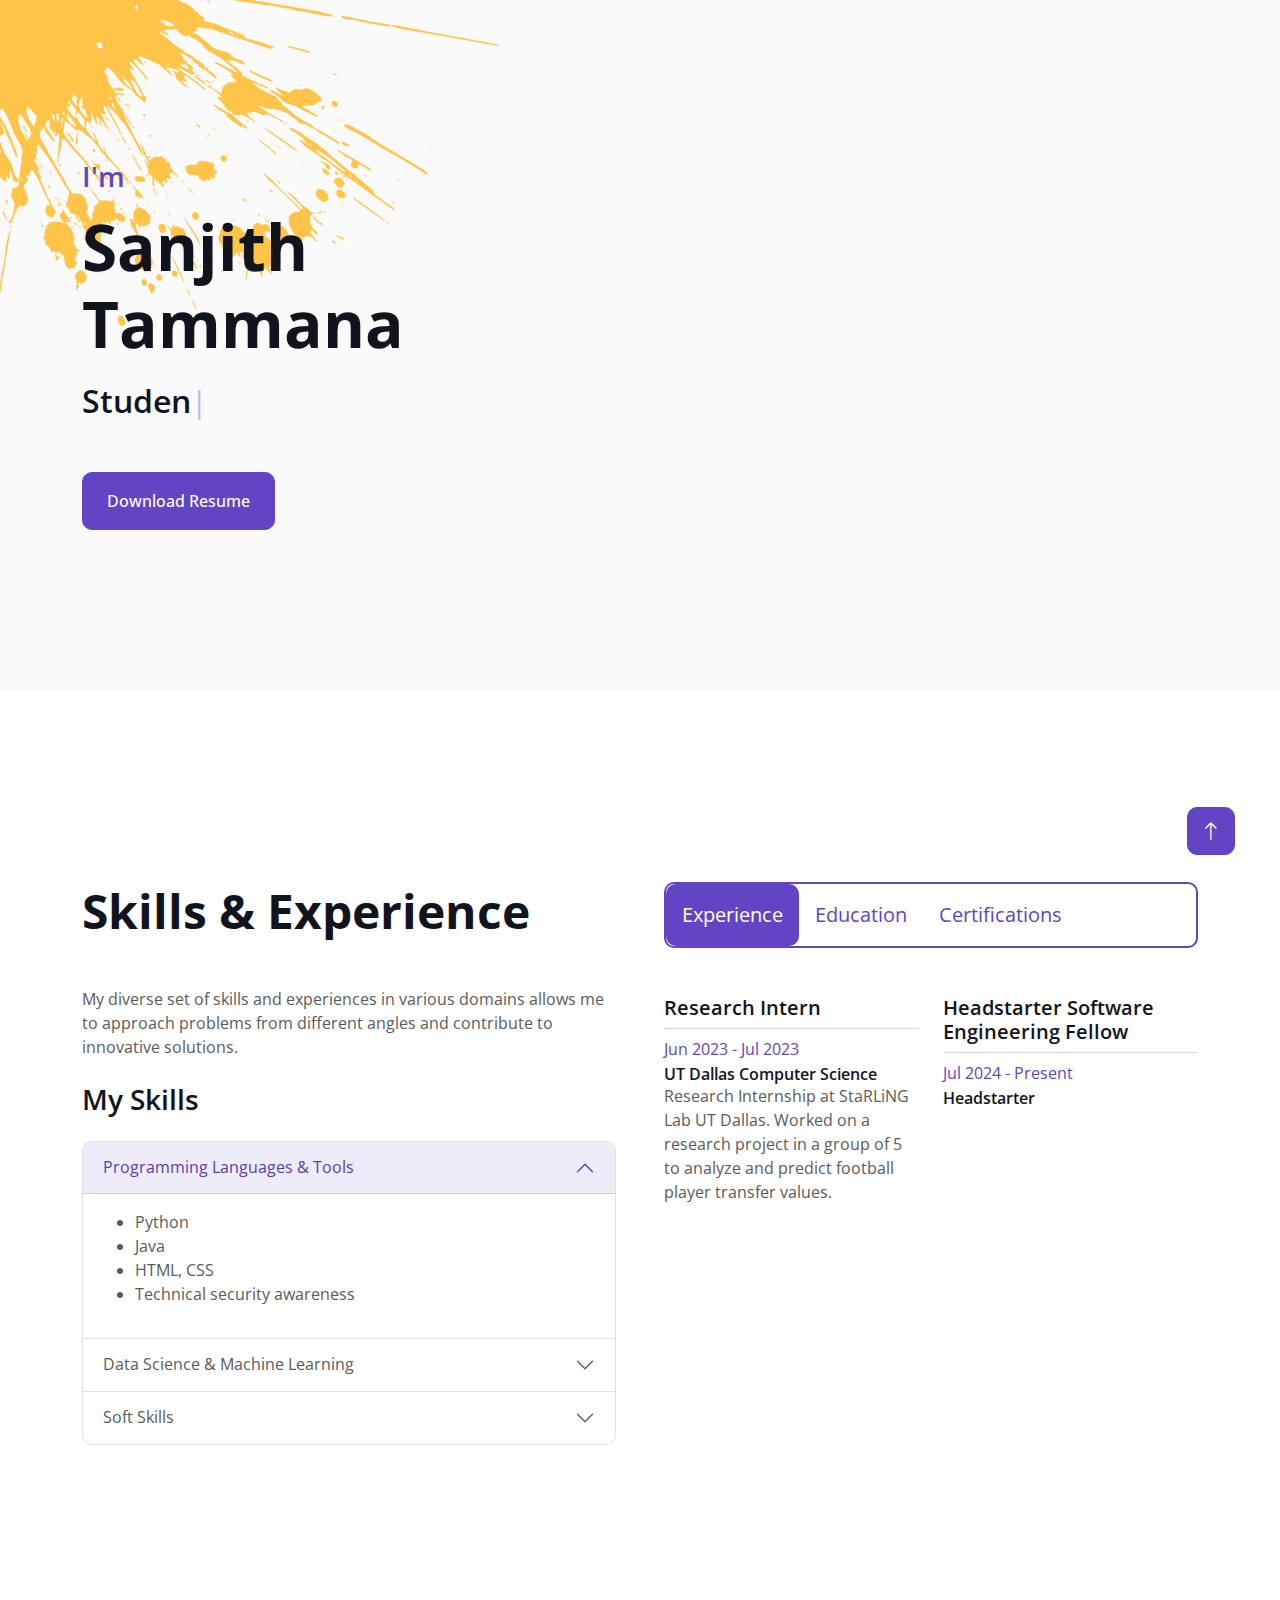
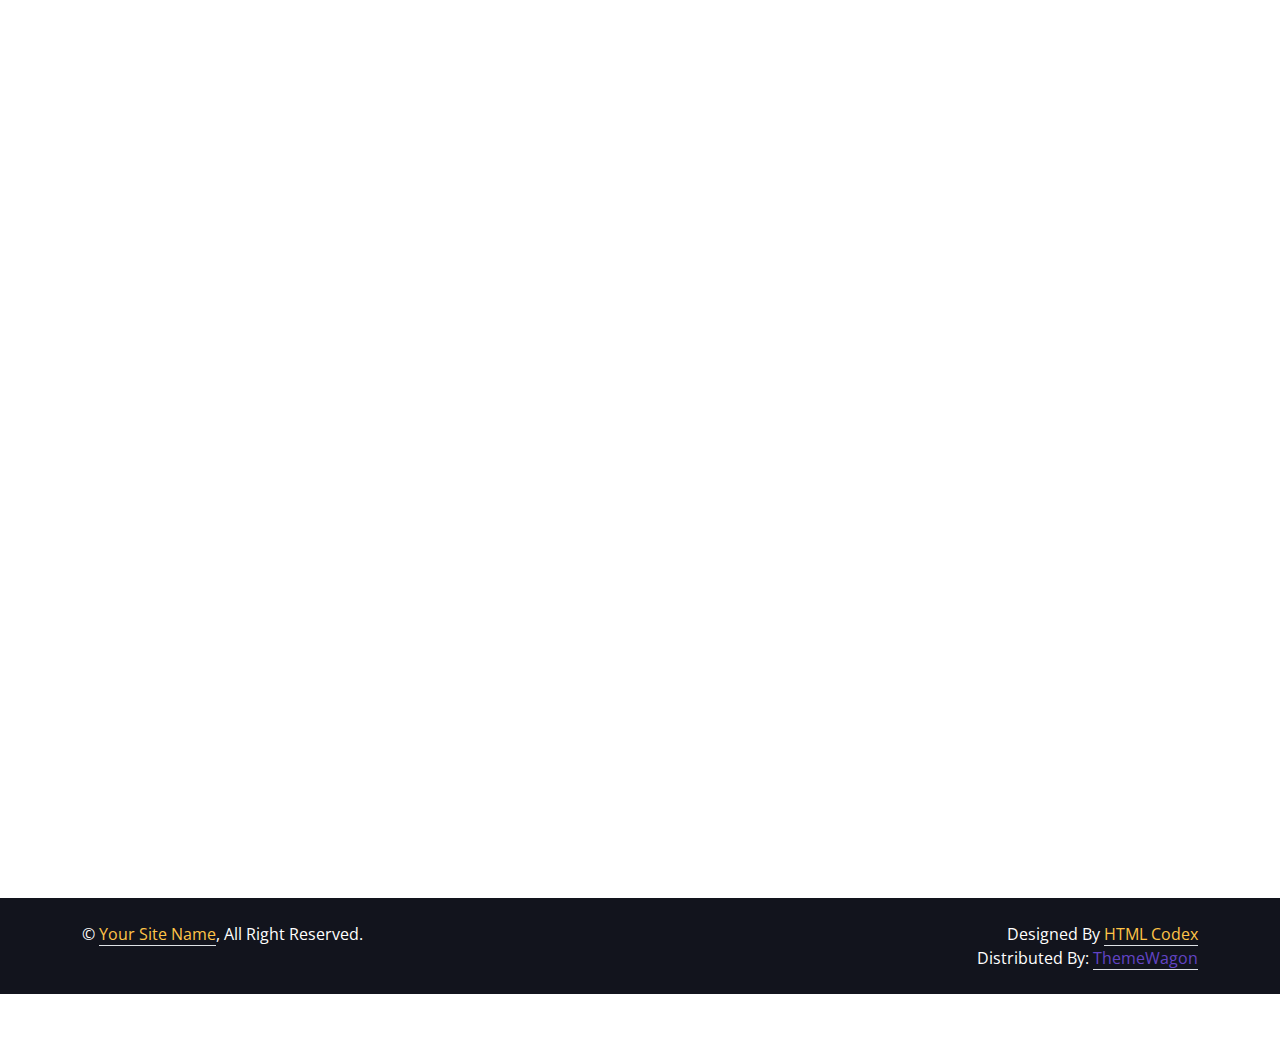
<file: index.html>
<!DOCTYPE html>
<html lang="en">

<head>
    <meta charset="utf-8">
    <title>Sanjith Tammana - Aspiring Machine Learning Engineer</title>
    <meta name="viewport" content="width=device-width, initial-scale=1.0">
    <meta name="keywords" content="Sanjith Tammana, Machine Learning, Data Science, Aspiring Engineer, Programming, Python, Java">
    <meta name="description" content="Sanjith Tammana's personal portfolio website showcasing skills, projects, experience, and contact information. Aspiring Machine Learning Engineer passionate about technology and innovation.">

    <!-- Favicon -->
    <link href="img/favicon.ico" rel="icon">

    <!-- Google Web Fonts -->
    <link rel="preconnect" href="https://fonts.googleapis.com">
    <link rel="preconnect" href="https://fonts.gstatic.com" crossorigin>
    <link href="https://fonts.googleapis.com/css2?family=Open+Sans:wght@400;500;600;700;800&display=swap" rel="stylesheet">

    <!-- Icon Font Stylesheet -->
    <link href="https://cdnjs.cloudflare.com/ajax/libs/font-awesome/5.10.0/css/all.min.css" rel="stylesheet">
    <link href="https://cdn.jsdelivr.net/npm/bootstrap-icons@1.4.1/font/bootstrap-icons.css" rel="stylesheet">

    <!-- Libraries Stylesheet -->
    <link href="lib/animate/animate.min.css" rel="stylesheet">
    <link href="lib/lightbox/css/lightbox.min.css" rel="stylesheet">
    <link href="lib/owlcarousel/assets/owl.carousel.min.css" rel="stylesheet">

    <!-- Customized Bootstrap Stylesheet -->
    <link href="css/bootstrap.min.css" rel="stylesheet">

    <!-- Template Stylesheet -->
    <link href="css/style.css" rel="stylesheet">
</head>

<body data-bs-spy="scroll" data-bs-target=".navbar" data-bs-offset="51">
    <!-- Spinner Start -->
    <div id="spinner" class="show bg-white position-fixed translate-middle w-100 vh-100 top-50 start-50 d-flex align-items-center justify-content-center">
        <div class="spinner-border text-primary" style="width: 3rem; height: 3rem;" role="status">
            <span class="sr-only">Loading...</span>
        </div>
    </div>
    <!-- Spinner End -->


<!-- Navbar Start -->
<nav class="navbar navbar-expand-lg bg-white navbar-light fixed-top shadow py-lg-0 px-4 px-lg-5 wow fadeIn" data-wow-delay="0.1s">
    <a href="index.html" class="navbar-brand d-block d-lg-none">
        <h1 class="text-primary fw-bold m-0">Sanjith Tammana</h1>
    </a>
    <button type="button" class="navbar-toggler" data-bs-toggle="collapse" data-bs-target="#navbarCollapse">
        <span class="navbar-toggler-icon"></span>
    </button>
    <div class="collapse navbar-collapse justify-content-between py-4 py-lg-0" id="navbarCollapse">
        <div class="navbar-nav ms-auto py-0">
            <a href="#home" class="nav-item nav-link active">Home</a>
            <a href="#skills" class="nav-item nav-link">Skills</a>
            <a href="#projects" class="nav-item nav-link">Projects</a>
            <a href="#contact" class="nav-item nav-link">Contact</a>
        </div>
        <a href="index.html" class="navbar-brand bg-secondary py-3 px-4 mx-3 d-none d-lg-block">
            <h1 class="text-primary fw-bold m-0">Sanjith Tammana</h1>
        </a>
    </div>
</nav>
<!-- Navbar End -->

    <!-- Header Start -->
    <div class="container-fluid bg-light my-6 mt-0" id="home">
        <div class="container">
            <div class="row g-5 align-items-center">
                <div class="col-lg-6 py-6 pb-0 pt-lg-0">
                    <h3 class="text-primary mb-3">I'm</h3>
                    <h1 class="display-3 mb-3">Sanjith Tammana</h1>
                    <h2 class="typed-text-output d-inline"></h2>
                    <div class="typed-text d-none">Student at Prosper High School, Aspiring Machine Learning Engineer, Loves Food-Philosophy-Movies</div>
                    <div class="d-flex align-items-center pt-5">
                        <a href="Sanjith_Tammana_-_Resume.pdf" class="btn btn-primary py-3 px-4 me-5" download="Sanjith_Tammana_-_Resume.pdf">Download Resume</a>
                    </div>
                </div>
                <div class="col-lg-6">
                    <img class="img-fluid" src="img/profile.png" alt="">
                </div>
            </div>
        </div>
    </div>
    <!-- Header End -->


    <!-- Video Modal Start -->
    <div class="modal modal-video fade" id="videoModal" tabindex="-1" aria-labelledby="exampleModalLabel" aria-hidden="true">
        <div class="modal-dialog">
            <div class="modal-content rounded-0">
                <div class="modal-header">
                    <h3 class="modal-title" id="exampleModalLabel">Youtube Video</h3>
                    <button type="button" class="btn-close" data-bs-dismiss="modal" aria-label="Close"></button>
                </div>
                <div class="modal-body">
                    <!-- 16:9 aspect ratio -->
                    <div class="ratio ratio-16x9">
                        <iframe class="embed-responsive-item" src="" id="video" allowfullscreen allowscriptaccess="always"
                            allow="autoplay"></iframe>
                    </div>
                </div>
            </div>
        </div>
    </div>
    <!-- Video Modal End -->

    <!-- Expertise Start -->
    <div class="container-xxl py-6 pb-5" id="skills">
        <div class="container">
            <div class="row g-5">
                <div class="col-lg-6 wow fadeInUp" data-wow-delay="0.1s">
                    <h1 class="display-5 mb-5">Skills & Experience</h1>
                    <p class="mb-4">My diverse set of skills and experiences in various domains allows me to approach problems from different angles and contribute to innovative solutions.</p>
                    <h3 class="mb-4">My Skills</h3>
                    <div class="accordion" id="skillsAccordion">
                        <div class="accordion-item">
                            <h2 class="accordion-header" id="headingOne">
                                <button class="accordion-button" type="button" data-bs-toggle="collapse" data-bs-target="#collapseOne" aria-expanded="true" aria-controls="collapseOne">
                                    Programming Languages & Tools
                                </button>
                            </h2>
                            <div id="collapseOne" class="accordion-collapse collapse show" aria-labelledby="headingOne" data-bs-parent="#skillsAccordion">
                                <div class="accordion-body">
                                    <ul>
                                        <li>Python</li>
                                        <li>Java</li>
                                        <li>HTML, CSS</li>
                                        <li>Technical security awareness</li>
                                    </ul>
                                </div>
                            </div>
                        </div>
                        <div class="accordion-item">
                            <h2 class="accordion-header" id="headingTwo">
                                <button class="accordion-button collapsed" type="button" data-bs-toggle="collapse" data-bs-target="#collapseTwo" aria-expanded="false" aria-controls="collapseTwo">
                                    Data Science & Machine Learning
                                </button>
                            </h2>
                            <div id="collapseTwo" class="accordion-collapse collapse" aria-labelledby="headingTwo" data-bs-parent="#skillsAccordion">
                                <div class="accordion-body">
                                    <ul>
                                        <li>NumPy</li>
                                        <li>Pandas</li>
                                        <li>Matplotlib</li>
                                        <li>Seaborn</li>
                                        <li>Scikit-Learn</li>
                                        <li>Neural Networks and Regression Models</li>
                                        <li>Supervised Learning</li>
                                    </ul>
                                </div>
                            </div>
                        </div>
                        <div class="accordion-item">
                            <h2 class="accordion-header" id="headingThree">
                                <button class="accordion-button collapsed" type="button" data-bs-toggle="collapse" data-bs-target="#collapseThree" aria-expanded="false" aria-controls="collapseThree">
                                    Soft Skills
                                </button>
                            </h2>
                            <div id="collapseThree" class="accordion-collapse collapse" aria-labelledby="headingThree" data-bs-parent="#skillsAccordion">
                                <div class="accordion-body">
                                    <ul>
                                        <li>Communication</li>
                                        <li>Team Collaboration</li>
                                        <li>Problem-Solving</li>
                                        <li>Adaptability</li>
                                    </ul>
                                </div>
                            </div>
                        </div>
                    </div>
                </div>

                <div class="col-lg-6 wow fadeInUp" data-wow-delay="0.5s">
                    <ul class="nav nav-pills rounded border border-2 border-primary mb-5">
                        <li class="nav-item w-33">
                            <button class="nav-link w-100 py-3 fs-5 active" data-bs-toggle="pill" href="#tab-1">Experience</button>
                        </li>
                        <li class="nav-item w-33">
                            <button class="nav-link w-100 py-3 fs-5" data-bs-toggle="pill" href="#tab-2">Education</button>
                        </li>
                        <li class="nav-item w-33">
                            <button class="nav-link w-100 py-3 fs-5" data-bs-toggle="pill" href="#tab-3">Certifications</button>
                        </li>
                    </ul>
                    <div class="tab-content">
                        <div id="tab-1" class="tab-pane fade show p-0 active">
                            <div class="row gy-5 gx-4">
                                <div class="col-sm-6">
                                    <h5>Research Intern</h5>
                                    <hr class="text-primary my-2">
                                    <p class="text-primary mb-1">Jun 2023 - Jul 2023</p>
                                    <h6 class="mb-0">UT Dallas Computer Science</h6>
                                    <p>Research Internship at StaRLiNG Lab UT Dallas. Worked on a research project in a group of 5 to analyze and predict football player transfer values.</p>
                                </div>
                                <div class="col-sm-6">
                                    <h5>Headstarter Software Engineering Fellow</h5>
                                    <hr class="text-primary my-2">
                                    <p class="text-primary mb-1">Jul 2024 - Present</p>
                                    <h6 class="mb-0">Headstarter</h6>
                                </div>
                            </div>
                        </div>
                        <div id="tab-2" class="tab-pane fade show p-0">
                            <div class="row gy-5 gx-4">
                                <div class="col-sm-6">
                                    <h5>High School</h5>
                                    <hr class="text-primary my-2">
                                    <p class="text-primary mb-1">2023 - Present</p>
                                    <h6 class="mb-0">Prosper High School</h6>
                                    <p>Taking courses with a focus on STEM.</p>
                                </div>
                            </div>
                        </div>
                        <div id="tab-3" class="tab-pane fade show p-0">
                            <div class="row gy-5 gx-4">
                                <div class="col-sm-6">
                                    <h5>IT Specialist - Java</h5>
                                    <hr class="text-primary my-2">
                                    <p class="text-primary mb-1">Issued May 2023</p>
                                    <h6 class="mb-0">Certiport</h6>
                                    <p>Certified Java programming specialist with expertise in object-oriented programming (OOP).</p>
                                </div>
                                <div class="col-sm-6">
                                    <h5>PCEP – Certified Entry-Level Python Programmer</h5>
                                    <hr class="text-primary my-2">
                                    <p class="text-primary mb-1">Issued Jul 2022</p>
                                    <h6 class="mb-0">OpenEDG Python Institute</h6>
                                    <p>Certified in Python programming and algorithmic logic.</p>
                                </div>
                                <div class="col-sm-6">
                                    <h5>Mastercard Cybersecurity virtual experience program, Forage</h5>
                                    <hr class="text-primary my-2">
                                    <p class="text-primary mb-1">Issued Jul 2024</p>
                                    <h6 class="mb-0">Forage</h6>
                                    <p>Completed a cybersecurity job simulation.</p>
                                </div>
                            </div>
                        </div>
                    </div>
                </div>
            </div>
        </div>
    </div>
    <!-- Expertise End -->

    <!-- Projects Start -->
    <div class="container-xxl py-6 pt-5" id="projects">
        <div class="container">
            <div class="row g-5 mb-5 align-items-center wow fadeInUp" data-wow-delay="0.1s">
                <div class="col-lg-6">
                    <h1 class="display-5 mb-0">My Projects</h1>
                </div>
            </div>
            <div class="row g-4 portfolio-container wow fadeInUp" data-wow-delay="0.1s">
                <div class="col-lg-12 portfolio-item">
                    <div class="project-content">
                        <h5 class="mt-2">Football Player Transfer Value Regression Model</h5>
                        <p>Developed during my internship at UTD, this project uses regression analysis to predict football player transfer values based on various factors.</p>
                    </div>
                </div>
                <div class="col-lg-12 portfolio-item">
                    <div class="project-content">
                        <h5 class="mt-2">Personal Portfolio Website</h5>
                        <p>Designed and developed a personal portfolio website to showcase my projects and skills. Hosted on GitHub Pages.</p>
                    </div>
                </div>
                <!-- Add more project entries here as needed -->
            </div>
        </div>
    </div>
    <!-- Projects End -->

<!-- Contact Start -->
<div class="container-xxl pb-5" id="contact">
    <div class="container py-5">
        <div class="row g-5 mb-5 wow fadeInUp" data-wow-delay="0.1s">
            <div class="col-lg-6">
                <h1 class="display-5 mb-0">Let's Work Together</h1>
            </div>
        </div>
        <div class="row g-5">
            <div class="col-lg-5 col-md-6 wow fadeInUp" data-wow-delay="0.1s">
                <p class="mb-2">Call me:</p>
                <h3 class="fw-bold">+1 (201) 301-8677</h3>
                <hr class="w-100">
                <p class="mb-2">Email me:</p>
                <h3 class="fw-bold">sanjith.tammana@gmail.com</h3>
                <hr class="w-100">
                <p class="mb-2">Follow me:</p>
                <div class="d-flex pt-2">
                    <a class="btn btn-square btn-primary me-2" href="https://www.linkedin.com/in/stammana17/"><i class="fab fa-linkedin-in"></i></a>
                    <a class="btn btn-square btn-primary me-2" href="https://www.instagram.com/sanjithtammana/"><i class="fab fa-instagram"></i></a>
                </div>
            </div>
            <div class="col-lg-7 col-md-6 wow fadeInUp" data-wow-delay="0.5s">
                <form action="https://formspree.io/f/mkgwoagw" method="POST" id="contact-form">
                    <div class="row g-3">
                        <div class="col-md-6">
                            <div class="form-floating">
                                <input type="text" class="form-control" id="name" name="name" placeholder="Your Name" required>
                                <label for="name">Your Name</label>
                            </div>
                        </div>
                        <div class="col-md-6">
                            <div class="form-floating">
                                <input type="email" class="form-control" id="email" name="email" placeholder="Your Email" required>
                                <label for="email">Your Email</label>
                            </div>
                        </div>
                        <div class="col-12">
                            <div class="form-floating">
                                <input type="text" class="form-control" id="subject" name="subject" placeholder="Subject" required>
                                <label for="subject">Subject</label>
                            </div>
                        </div>
                        <div class="col-12">
                            <div class="form-floating">
                                <textarea class="form-control" placeholder="Leave a message here" id="message" name="message" style="height: 100px" required></textarea>
                                <label for="message">Message</label>
                            </div>
                        </div>
                        <input type="hidden" name="_cc" id="cc">
                        <div class="col-12">
                            <button class="btn btn-primary py-3 px-5" type="submit">Send Message</button>
                        </div>
                    </div>
                </form>
                <div id="success-message" style="display:none; color: green;">Message sent successfully! A copy has been sent to your email.</div>
                <div id="error-message" style="display:none; color: red;">Failed to send message. Please try again later.</div>
            </div>
        </div>
    </div>
</div>

<script>
document.getElementById('contact-form').addEventListener('submit', function(event) {
    event.preventDefault();

    const form = event.target;
    const data = new FormData(form);

    // Set the CC field to the sender's email
    data.set('_cc', form.email.value);

    fetch(form.action, {
        method: 'POST',
        body: data,
        headers: {
            'Accept': 'application/json'
        }
    }).then(response => {
        if (response.ok) {
            document.getElementById('success-message').style.display = 'block';
            document.getElementById('error-message').style.display = 'none';
            form.reset();
            setTimeout(() => {
                document.getElementById('success-message').style.display = 'none';
                location.reload(); // Refresh the page after 5 seconds
            }, 5000); // Hide success message and refresh after 5 seconds
        } else {
            response.json().then(data => {
                if (Object.hasOwn(data, 'errors')) {
                    document.getElementById('error-message').innerText = data["errors"].map(error => error["message"]).join(", ");
                } else {
                    document.getElementById('error-message').innerText = 'Oops! There was a problem submitting your form';
                }
                document.getElementById('success-message').style.display = 'none';
                document.getElementById('error-message').style.display = 'block';
            });
        }
    }).catch(error => {
        document.getElementById('success-message').style.display = 'none';
        document.getElementById('error-message').innerText = 'Oops! There was a problem submitting your form';
        document.getElementById('error-message').style.display = 'block';
    });
});
</script>
<!-- Contact End -->



    <!-- Copyright Start -->
    <div class="container-fluid bg-dark text-white py-4">
            <div class="container">
                <div class="row">
                    <div class="col-md-6 text-center text-md-start mb-3 mb-md-0">
                        &copy; <a class="border-bottom text-secondary" href="#">Your Site Name</a>, All Right Reserved.
                    </div>
                    <div class="col-md-6 text-center text-md-end">
                        <!--/*** This template is free as long as you keep the footer author’s credit link/attribution link/backlink. If you'd like to use the template without the footer author’s credit link/attribution link/backlink, you can purchase the Credit Removal License from "https://htmlcodex.com/credit-removal". Thank you for your support. ***/-->
                        Designed By <a class="border-bottom text-secondary" href="https://htmlcodex.com">HTML Codex</a>
                        <br>Distributed By: <a class="border-bottom" href="https://themewagon.com" target="_blank">ThemeWagon</a>
                    </div>
                </div>
            </div>
        </div>
    </div>
    <!-- Copyright End -->


    <!-- Back to Top -->
    <a href="#" class="btn btn-lg btn-primary btn-lg-square back-to-top"><i class="bi bi-arrow-up"></i></a>


    <!-- JavaScript Libraries -->
    <script src="https://code.jquery.com/jquery-3.4.1.min.js"></script>
    <script src="https://cdn.jsdelivr.net/npm/bootstrap@5.0.0/dist/js/bootstrap.bundle.min.js"></script>
    <script src="lib/wow/wow.min.js"></script>
    <script src="lib/easing/easing.min.js"></script>
    <script src="lib/waypoints/waypoints.min.js"></script>
    <script src="lib/typed/typed.min.js"></script>
    <script src="lib/counterup/counterup.min.js"></script>
    <script src="lib/owlcarousel/owl.carousel.min.js"></script>
    <script src="lib/isotope/isotope.pkgd.min.js"></script>
    <script src="lib/lightbox/js/lightbox.min.js"></script>

    <!-- Template Javascript -->
    <script src="js/main.js"></script>
</body>

</html>
</file>
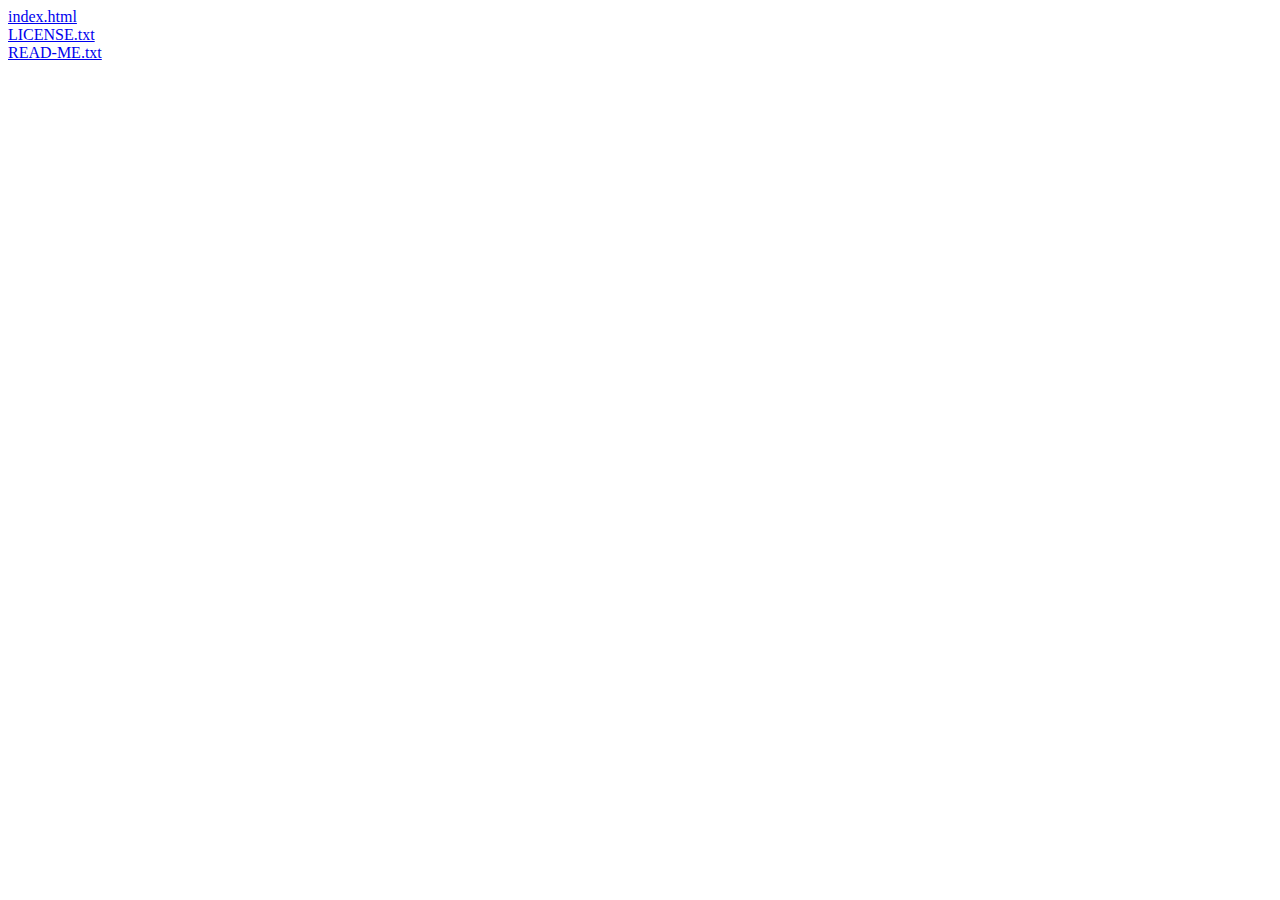
<file: exportToHTML/index.html>
<html><head><title>C:\Users\sanji\PycharmProjects\landingpagev2</title></head><body><a href="index.html.html">index.html</a><br /><a href="LICENSE.txt.html">LICENSE.txt</a><br /><a href="READ-ME.txt.html">READ-ME.txt</a><br /></body></html>
</file>
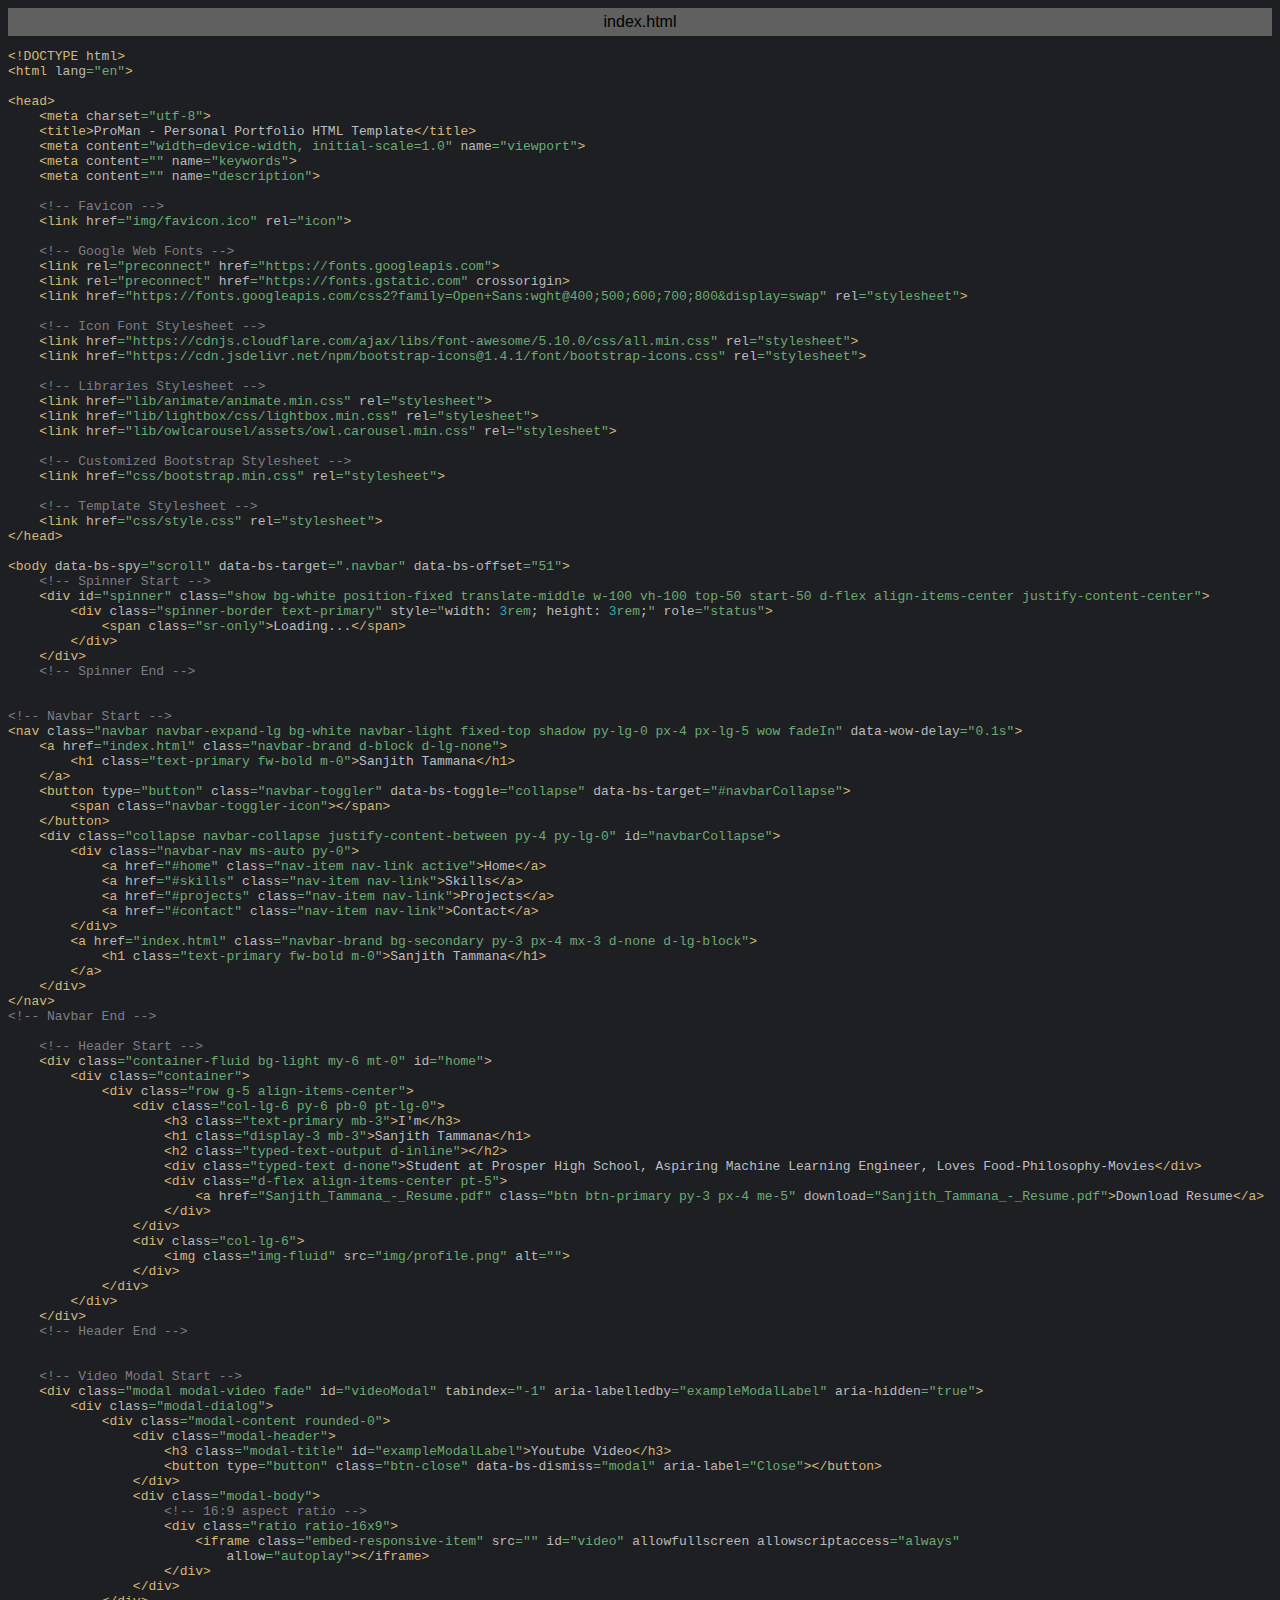
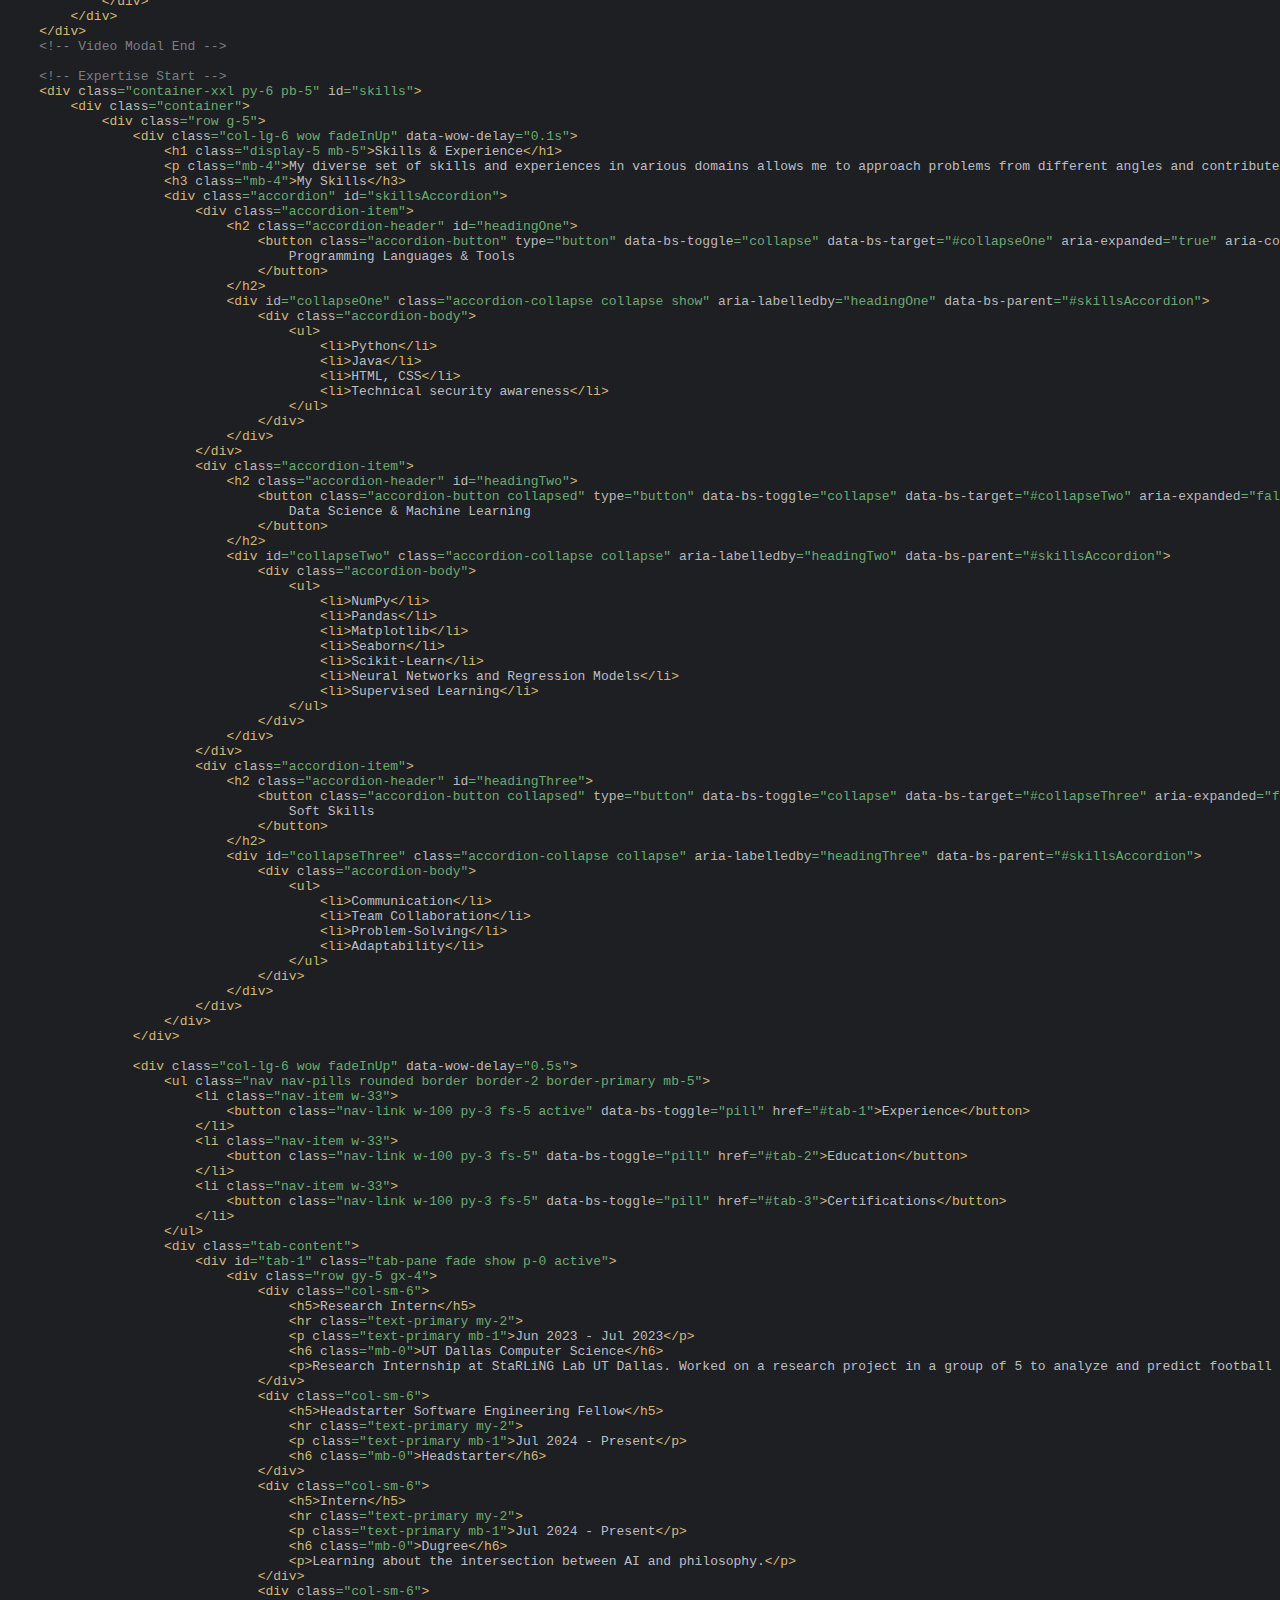
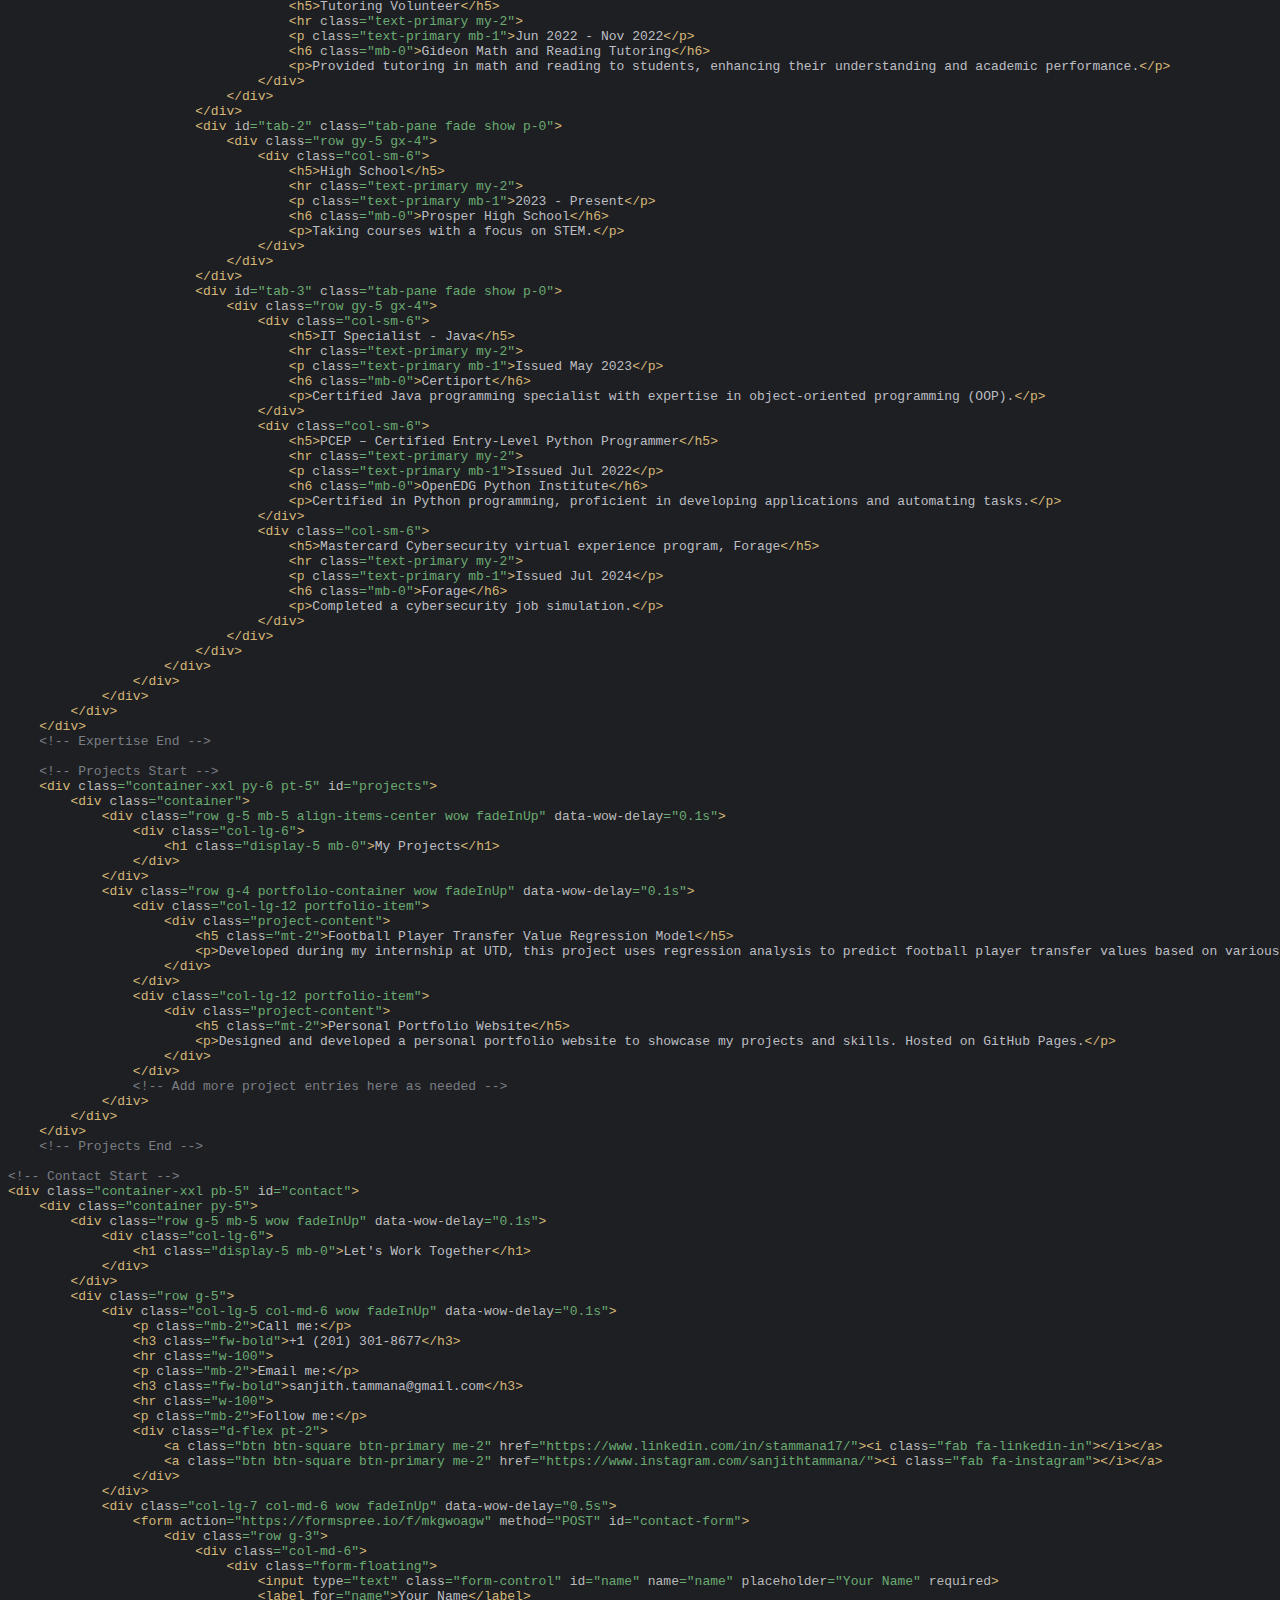
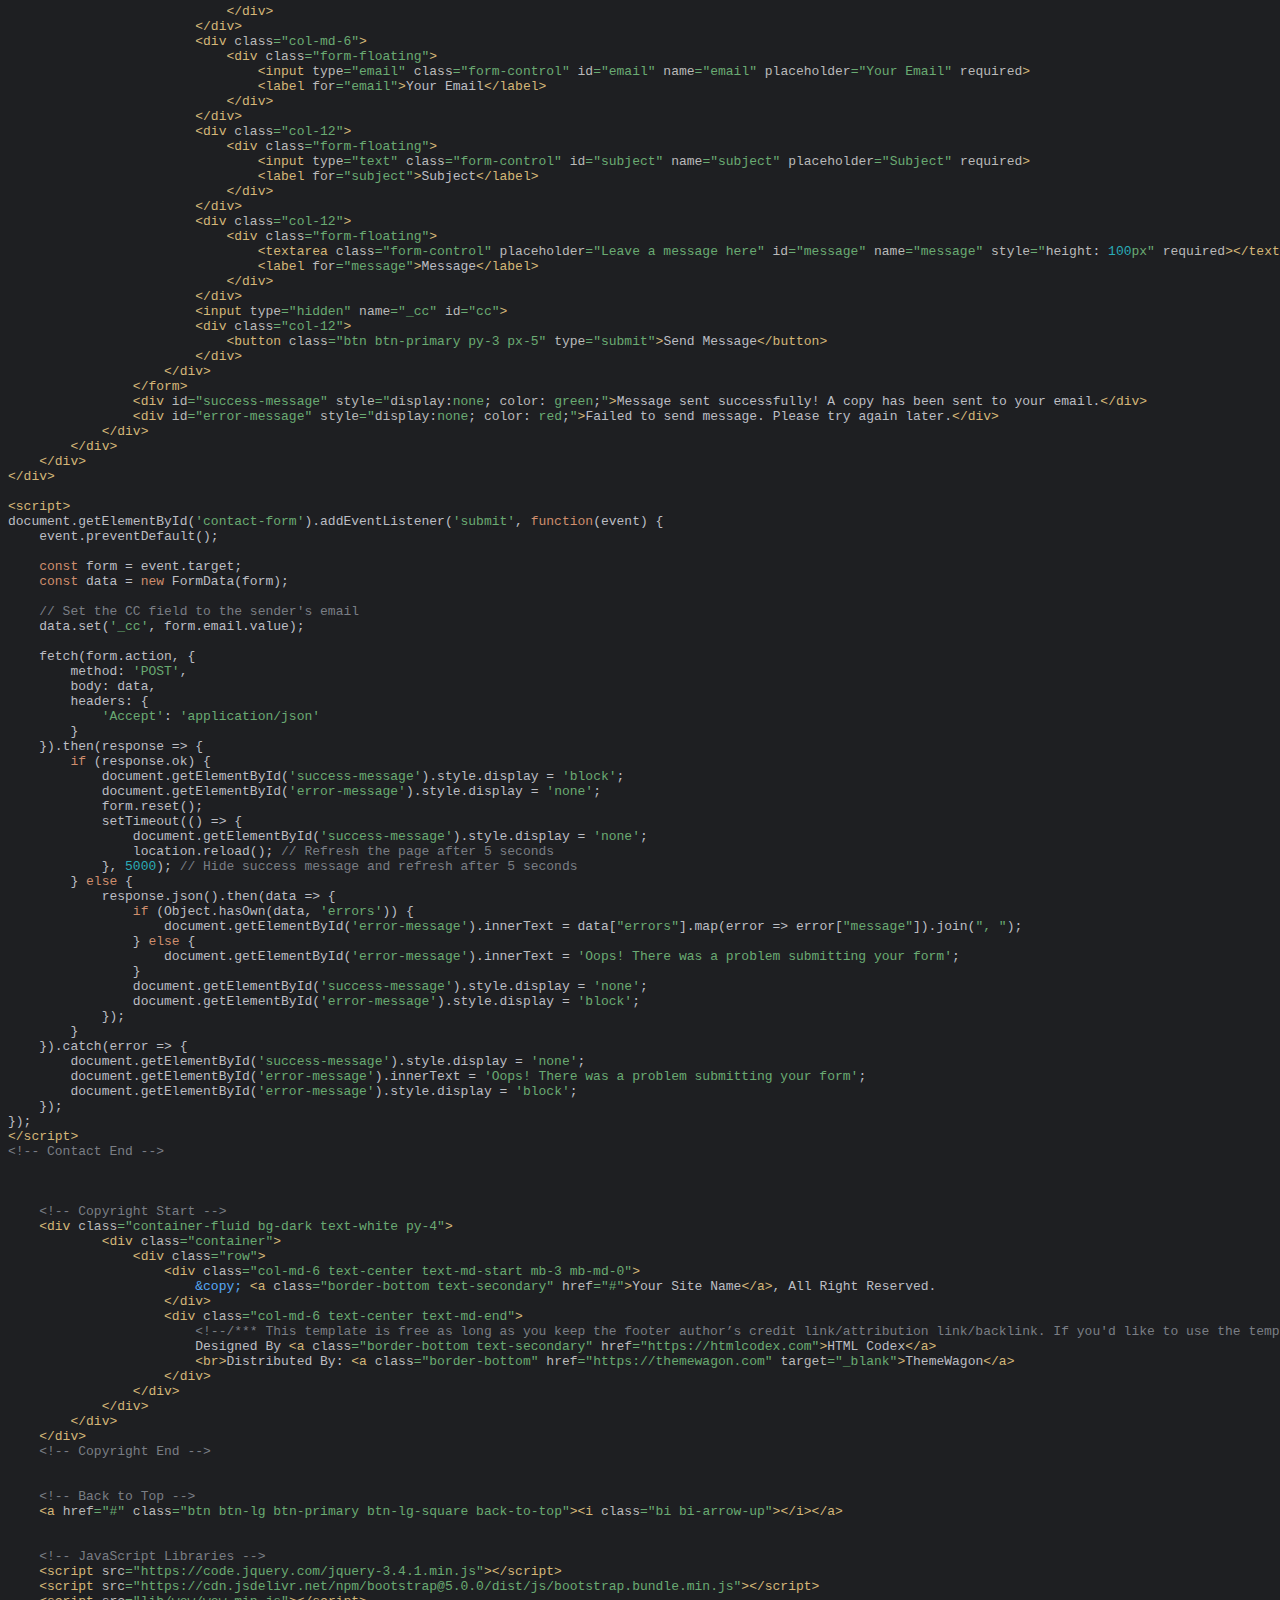
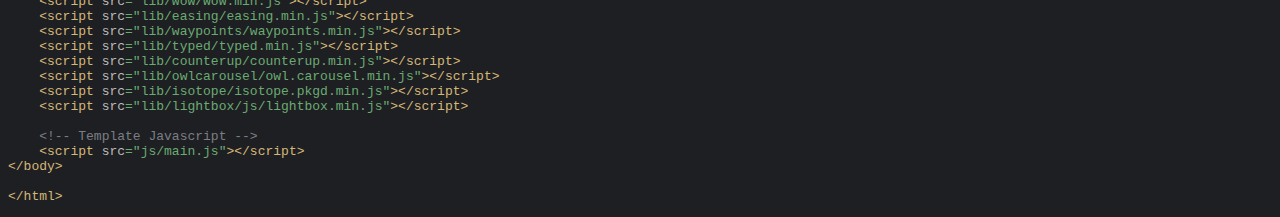
<file: exportToHTML/index.html.html>
<html>
<head>
<title>index.html</title>
<meta http-equiv="Content-Type" content="text/html; charset=utf-8">
<style type="text/css">
.s0 { color: #d5b778;}
.s1 { color: #bcbec4;}
.s2 { color: #bababa;}
.s3 { color: #6aab73;}
.s4 { color: #7a7e85;}
.s5 { color: #2aacb8;}
.s6 { color: #cf8e6d;}
.s7 { color: #56a8f5;}
</style>
</head>
<body bgcolor="#1e1f22">
<table CELLSPACING=0 CELLPADDING=5 COLS=1 WIDTH="100%" BGCOLOR="#606060" >
<tr><td><center>
<font face="Arial, Helvetica" color="#000000">
index.html</font>
</center></td></tr></table>
<pre><span class="s0">&lt;!DOCTYPE </span><span class="s2">html</span><span class="s0">&gt;</span>
<span class="s0">&lt;html </span><span class="s2">lang</span><span class="s3">=&quot;en&quot;</span><span class="s0">&gt;</span>

<span class="s0">&lt;head&gt;</span>
    <span class="s0">&lt;meta </span><span class="s2">charset</span><span class="s3">=&quot;utf-8&quot;</span><span class="s0">&gt;</span>
    <span class="s0">&lt;title&gt;</span><span class="s1">ProMan - Personal Portfolio HTML Template</span><span class="s0">&lt;/title&gt;</span>
    <span class="s0">&lt;meta </span><span class="s2">content</span><span class="s3">=&quot;width=device-width, initial-scale=1.0&quot; </span><span class="s2">name</span><span class="s3">=&quot;viewport&quot;</span><span class="s0">&gt;</span>
    <span class="s0">&lt;meta </span><span class="s2">content</span><span class="s3">=&quot;&quot; </span><span class="s2">name</span><span class="s3">=&quot;keywords&quot;</span><span class="s0">&gt;</span>
    <span class="s0">&lt;meta </span><span class="s2">content</span><span class="s3">=&quot;&quot; </span><span class="s2">name</span><span class="s3">=&quot;description&quot;</span><span class="s0">&gt;</span>

    <span class="s4">&lt;!-- Favicon --&gt;</span>
    <span class="s0">&lt;link </span><span class="s2">href</span><span class="s3">=&quot;img/favicon.ico&quot; </span><span class="s2">rel</span><span class="s3">=&quot;icon&quot;</span><span class="s0">&gt;</span>

    <span class="s4">&lt;!-- Google Web Fonts --&gt;</span>
    <span class="s0">&lt;link </span><span class="s2">rel</span><span class="s3">=&quot;preconnect&quot; </span><span class="s2">href</span><span class="s3">=&quot;https://fonts.googleapis.com&quot;</span><span class="s0">&gt;</span>
    <span class="s0">&lt;link </span><span class="s2">rel</span><span class="s3">=&quot;preconnect&quot; </span><span class="s2">href</span><span class="s3">=&quot;https://fonts.gstatic.com&quot; </span><span class="s2">crossorigin</span><span class="s0">&gt;</span>
    <span class="s0">&lt;link </span><span class="s2">href</span><span class="s3">=&quot;https://fonts.googleapis.com/css2?family=Open+Sans:wght@400;500;600;700;800&amp;display=swap&quot; </span><span class="s2">rel</span><span class="s3">=&quot;stylesheet&quot;</span><span class="s0">&gt;</span>

    <span class="s4">&lt;!-- Icon Font Stylesheet --&gt;</span>
    <span class="s0">&lt;link </span><span class="s2">href</span><span class="s3">=&quot;https://cdnjs.cloudflare.com/ajax/libs/font-awesome/5.10.0/css/all.min.css&quot; </span><span class="s2">rel</span><span class="s3">=&quot;stylesheet&quot;</span><span class="s0">&gt;</span>
    <span class="s0">&lt;link </span><span class="s2">href</span><span class="s3">=&quot;https://cdn.jsdelivr.net/npm/bootstrap-icons@1.4.1/font/bootstrap-icons.css&quot; </span><span class="s2">rel</span><span class="s3">=&quot;stylesheet&quot;</span><span class="s0">&gt;</span>

    <span class="s4">&lt;!-- Libraries Stylesheet --&gt;</span>
    <span class="s0">&lt;link </span><span class="s2">href</span><span class="s3">=&quot;lib/animate/animate.min.css&quot; </span><span class="s2">rel</span><span class="s3">=&quot;stylesheet&quot;</span><span class="s0">&gt;</span>
    <span class="s0">&lt;link </span><span class="s2">href</span><span class="s3">=&quot;lib/lightbox/css/lightbox.min.css&quot; </span><span class="s2">rel</span><span class="s3">=&quot;stylesheet&quot;</span><span class="s0">&gt;</span>
    <span class="s0">&lt;link </span><span class="s2">href</span><span class="s3">=&quot;lib/owlcarousel/assets/owl.carousel.min.css&quot; </span><span class="s2">rel</span><span class="s3">=&quot;stylesheet&quot;</span><span class="s0">&gt;</span>

    <span class="s4">&lt;!-- Customized Bootstrap Stylesheet --&gt;</span>
    <span class="s0">&lt;link </span><span class="s2">href</span><span class="s3">=&quot;css/bootstrap.min.css&quot; </span><span class="s2">rel</span><span class="s3">=&quot;stylesheet&quot;</span><span class="s0">&gt;</span>

    <span class="s4">&lt;!-- Template Stylesheet --&gt;</span>
    <span class="s0">&lt;link </span><span class="s2">href</span><span class="s3">=&quot;css/style.css&quot; </span><span class="s2">rel</span><span class="s3">=&quot;stylesheet&quot;</span><span class="s0">&gt;</span>
<span class="s0">&lt;/head&gt;</span>

<span class="s0">&lt;body </span><span class="s2">data-bs-spy</span><span class="s3">=&quot;scroll&quot; </span><span class="s2">data-bs-target</span><span class="s3">=&quot;.navbar&quot; </span><span class="s2">data-bs-offset</span><span class="s3">=&quot;51&quot;</span><span class="s0">&gt;</span>
    <span class="s4">&lt;!-- Spinner Start --&gt;</span>
    <span class="s0">&lt;div </span><span class="s2">id</span><span class="s3">=&quot;spinner&quot; </span><span class="s2">class</span><span class="s3">=&quot;show bg-white position-fixed translate-middle w-100 vh-100 top-50 start-50 d-flex align-items-center justify-content-center&quot;</span><span class="s0">&gt;</span>
        <span class="s0">&lt;div </span><span class="s2">class</span><span class="s3">=&quot;spinner-border text-primary&quot; </span><span class="s2">style</span><span class="s3">=&quot;</span><span class="s2">width</span><span class="s1">: </span><span class="s5">3</span><span class="s3">rem</span><span class="s1">; </span><span class="s2">height</span><span class="s1">: </span><span class="s5">3</span><span class="s3">rem</span><span class="s1">;</span><span class="s3">&quot; </span><span class="s2">role</span><span class="s3">=&quot;status&quot;</span><span class="s0">&gt;</span>
            <span class="s0">&lt;span </span><span class="s2">class</span><span class="s3">=&quot;sr-only&quot;</span><span class="s0">&gt;</span><span class="s1">Loading...</span><span class="s0">&lt;/span&gt;</span>
        <span class="s0">&lt;/div&gt;</span>
    <span class="s0">&lt;/div&gt;</span>
    <span class="s4">&lt;!-- Spinner End --&gt;</span>


<span class="s4">&lt;!-- Navbar Start --&gt;</span>
<span class="s0">&lt;nav </span><span class="s2">class</span><span class="s3">=&quot;navbar navbar-expand-lg bg-white navbar-light fixed-top shadow py-lg-0 px-4 px-lg-5 wow fadeIn&quot; </span><span class="s2">data-wow-delay</span><span class="s3">=&quot;0.1s&quot;</span><span class="s0">&gt;</span>
    <span class="s0">&lt;a </span><span class="s2">href</span><span class="s3">=&quot;index.html&quot; </span><span class="s2">class</span><span class="s3">=&quot;navbar-brand d-block d-lg-none&quot;</span><span class="s0">&gt;</span>
        <span class="s0">&lt;h1 </span><span class="s2">class</span><span class="s3">=&quot;text-primary fw-bold m-0&quot;</span><span class="s0">&gt;</span><span class="s1">Sanjith Tammana</span><span class="s0">&lt;/h1&gt;</span>
    <span class="s0">&lt;/a&gt;</span>
    <span class="s0">&lt;button </span><span class="s2">type</span><span class="s3">=&quot;button&quot; </span><span class="s2">class</span><span class="s3">=&quot;navbar-toggler&quot; </span><span class="s2">data-bs-toggle</span><span class="s3">=&quot;collapse&quot; </span><span class="s2">data-bs-target</span><span class="s3">=&quot;#navbarCollapse&quot;</span><span class="s0">&gt;</span>
        <span class="s0">&lt;span </span><span class="s2">class</span><span class="s3">=&quot;navbar-toggler-icon&quot;</span><span class="s0">&gt;&lt;/span&gt;</span>
    <span class="s0">&lt;/button&gt;</span>
    <span class="s0">&lt;div </span><span class="s2">class</span><span class="s3">=&quot;collapse navbar-collapse justify-content-between py-4 py-lg-0&quot; </span><span class="s2">id</span><span class="s3">=&quot;navbarCollapse&quot;</span><span class="s0">&gt;</span>
        <span class="s0">&lt;div </span><span class="s2">class</span><span class="s3">=&quot;navbar-nav ms-auto py-0&quot;</span><span class="s0">&gt;</span>
            <span class="s0">&lt;a </span><span class="s2">href</span><span class="s3">=&quot;#home&quot; </span><span class="s2">class</span><span class="s3">=&quot;nav-item nav-link active&quot;</span><span class="s0">&gt;</span><span class="s1">Home</span><span class="s0">&lt;/a&gt;</span>
            <span class="s0">&lt;a </span><span class="s2">href</span><span class="s3">=&quot;#skills&quot; </span><span class="s2">class</span><span class="s3">=&quot;nav-item nav-link&quot;</span><span class="s0">&gt;</span><span class="s1">Skills</span><span class="s0">&lt;/a&gt;</span>
            <span class="s0">&lt;a </span><span class="s2">href</span><span class="s3">=&quot;#projects&quot; </span><span class="s2">class</span><span class="s3">=&quot;nav-item nav-link&quot;</span><span class="s0">&gt;</span><span class="s1">Projects</span><span class="s0">&lt;/a&gt;</span>
            <span class="s0">&lt;a </span><span class="s2">href</span><span class="s3">=&quot;#contact&quot; </span><span class="s2">class</span><span class="s3">=&quot;nav-item nav-link&quot;</span><span class="s0">&gt;</span><span class="s1">Contact</span><span class="s0">&lt;/a&gt;</span>
        <span class="s0">&lt;/div&gt;</span>
        <span class="s0">&lt;a </span><span class="s2">href</span><span class="s3">=&quot;index.html&quot; </span><span class="s2">class</span><span class="s3">=&quot;navbar-brand bg-secondary py-3 px-4 mx-3 d-none d-lg-block&quot;</span><span class="s0">&gt;</span>
            <span class="s0">&lt;h1 </span><span class="s2">class</span><span class="s3">=&quot;text-primary fw-bold m-0&quot;</span><span class="s0">&gt;</span><span class="s1">Sanjith Tammana</span><span class="s0">&lt;/h1&gt;</span>
        <span class="s0">&lt;/a&gt;</span>
    <span class="s0">&lt;/div&gt;</span>
<span class="s0">&lt;/nav&gt;</span>
<span class="s4">&lt;!-- Navbar End --&gt;</span>

    <span class="s4">&lt;!-- Header Start --&gt;</span>
    <span class="s0">&lt;div </span><span class="s2">class</span><span class="s3">=&quot;container-fluid bg-light my-6 mt-0&quot; </span><span class="s2">id</span><span class="s3">=&quot;home&quot;</span><span class="s0">&gt;</span>
        <span class="s0">&lt;div </span><span class="s2">class</span><span class="s3">=&quot;container&quot;</span><span class="s0">&gt;</span>
            <span class="s0">&lt;div </span><span class="s2">class</span><span class="s3">=&quot;row g-5 align-items-center&quot;</span><span class="s0">&gt;</span>
                <span class="s0">&lt;div </span><span class="s2">class</span><span class="s3">=&quot;col-lg-6 py-6 pb-0 pt-lg-0&quot;</span><span class="s0">&gt;</span>
                    <span class="s0">&lt;h3 </span><span class="s2">class</span><span class="s3">=&quot;text-primary mb-3&quot;</span><span class="s0">&gt;</span><span class="s1">I'm</span><span class="s0">&lt;/h3&gt;</span>
                    <span class="s0">&lt;h1 </span><span class="s2">class</span><span class="s3">=&quot;display-3 mb-3&quot;</span><span class="s0">&gt;</span><span class="s1">Sanjith Tammana</span><span class="s0">&lt;/h1&gt;</span>
                    <span class="s0">&lt;h2 </span><span class="s2">class</span><span class="s3">=&quot;typed-text-output d-inline&quot;</span><span class="s0">&gt;&lt;/h2&gt;</span>
                    <span class="s0">&lt;div </span><span class="s2">class</span><span class="s3">=&quot;typed-text d-none&quot;</span><span class="s0">&gt;</span><span class="s1">Student at Prosper High School, Aspiring Machine Learning Engineer, Loves Food-Philosophy-Movies</span><span class="s0">&lt;/div&gt;</span>
                    <span class="s0">&lt;div </span><span class="s2">class</span><span class="s3">=&quot;d-flex align-items-center pt-5&quot;</span><span class="s0">&gt;</span>
                        <span class="s0">&lt;a </span><span class="s2">href</span><span class="s3">=&quot;Sanjith_Tammana_-_Resume.pdf&quot; </span><span class="s2">class</span><span class="s3">=&quot;btn btn-primary py-3 px-4 me-5&quot; </span><span class="s2">download</span><span class="s3">=&quot;Sanjith_Tammana_-_Resume.pdf&quot;</span><span class="s0">&gt;</span><span class="s1">Download Resume</span><span class="s0">&lt;/a&gt;</span>
                    <span class="s0">&lt;/div&gt;</span>
                <span class="s0">&lt;/div&gt;</span>
                <span class="s0">&lt;div </span><span class="s2">class</span><span class="s3">=&quot;col-lg-6&quot;</span><span class="s0">&gt;</span>
                    <span class="s0">&lt;img </span><span class="s2">class</span><span class="s3">=&quot;img-fluid&quot; </span><span class="s2">src</span><span class="s3">=&quot;img/profile.png&quot; </span><span class="s2">alt</span><span class="s3">=&quot;&quot;</span><span class="s0">&gt;</span>
                <span class="s0">&lt;/div&gt;</span>
            <span class="s0">&lt;/div&gt;</span>
        <span class="s0">&lt;/div&gt;</span>
    <span class="s0">&lt;/div&gt;</span>
    <span class="s4">&lt;!-- Header End --&gt;</span>


    <span class="s4">&lt;!-- Video Modal Start --&gt;</span>
    <span class="s0">&lt;div </span><span class="s2">class</span><span class="s3">=&quot;modal modal-video fade&quot; </span><span class="s2">id</span><span class="s3">=&quot;videoModal&quot; </span><span class="s2">tabindex</span><span class="s3">=&quot;-1&quot; </span><span class="s2">aria-labelledby</span><span class="s3">=&quot;exampleModalLabel&quot; </span><span class="s2">aria-hidden</span><span class="s3">=&quot;true&quot;</span><span class="s0">&gt;</span>
        <span class="s0">&lt;div </span><span class="s2">class</span><span class="s3">=&quot;modal-dialog&quot;</span><span class="s0">&gt;</span>
            <span class="s0">&lt;div </span><span class="s2">class</span><span class="s3">=&quot;modal-content rounded-0&quot;</span><span class="s0">&gt;</span>
                <span class="s0">&lt;div </span><span class="s2">class</span><span class="s3">=&quot;modal-header&quot;</span><span class="s0">&gt;</span>
                    <span class="s0">&lt;h3 </span><span class="s2">class</span><span class="s3">=&quot;modal-title&quot; </span><span class="s2">id</span><span class="s3">=&quot;exampleModalLabel&quot;</span><span class="s0">&gt;</span><span class="s1">Youtube Video</span><span class="s0">&lt;/h3&gt;</span>
                    <span class="s0">&lt;button </span><span class="s2">type</span><span class="s3">=&quot;button&quot; </span><span class="s2">class</span><span class="s3">=&quot;btn-close&quot; </span><span class="s2">data-bs-dismiss</span><span class="s3">=&quot;modal&quot; </span><span class="s2">aria-label</span><span class="s3">=&quot;Close&quot;</span><span class="s0">&gt;&lt;/button&gt;</span>
                <span class="s0">&lt;/div&gt;</span>
                <span class="s0">&lt;div </span><span class="s2">class</span><span class="s3">=&quot;modal-body&quot;</span><span class="s0">&gt;</span>
                    <span class="s4">&lt;!-- 16:9 aspect ratio --&gt;</span>
                    <span class="s0">&lt;div </span><span class="s2">class</span><span class="s3">=&quot;ratio ratio-16x9&quot;</span><span class="s0">&gt;</span>
                        <span class="s0">&lt;iframe </span><span class="s2">class</span><span class="s3">=&quot;embed-responsive-item&quot; </span><span class="s2">src</span><span class="s3">=&quot;&quot; </span><span class="s2">id</span><span class="s3">=&quot;video&quot; </span><span class="s2">allowfullscreen allowscriptaccess</span><span class="s3">=&quot;always&quot;</span>
                            <span class="s2">allow</span><span class="s3">=&quot;autoplay&quot;</span><span class="s0">&gt;&lt;/iframe&gt;</span>
                    <span class="s0">&lt;/div&gt;</span>
                <span class="s0">&lt;/div&gt;</span>
            <span class="s0">&lt;/div&gt;</span>
        <span class="s0">&lt;/div&gt;</span>
    <span class="s0">&lt;/div&gt;</span>
    <span class="s4">&lt;!-- Video Modal End --&gt;</span>

    <span class="s4">&lt;!-- Expertise Start --&gt;</span>
    <span class="s0">&lt;div </span><span class="s2">class</span><span class="s3">=&quot;container-xxl py-6 pb-5&quot; </span><span class="s2">id</span><span class="s3">=&quot;skills&quot;</span><span class="s0">&gt;</span>
        <span class="s0">&lt;div </span><span class="s2">class</span><span class="s3">=&quot;container&quot;</span><span class="s0">&gt;</span>
            <span class="s0">&lt;div </span><span class="s2">class</span><span class="s3">=&quot;row g-5&quot;</span><span class="s0">&gt;</span>
                <span class="s0">&lt;div </span><span class="s2">class</span><span class="s3">=&quot;col-lg-6 wow fadeInUp&quot; </span><span class="s2">data-wow-delay</span><span class="s3">=&quot;0.1s&quot;</span><span class="s0">&gt;</span>
                    <span class="s0">&lt;h1 </span><span class="s2">class</span><span class="s3">=&quot;display-5 mb-5&quot;</span><span class="s0">&gt;</span><span class="s1">Skills &amp; Experience</span><span class="s0">&lt;/h1&gt;</span>
                    <span class="s0">&lt;p </span><span class="s2">class</span><span class="s3">=&quot;mb-4&quot;</span><span class="s0">&gt;</span><span class="s1">My diverse set of skills and experiences in various domains allows me to approach problems from different angles and contribute to innovative solutions.</span><span class="s0">&lt;/p&gt;</span>
                    <span class="s0">&lt;h3 </span><span class="s2">class</span><span class="s3">=&quot;mb-4&quot;</span><span class="s0">&gt;</span><span class="s1">My Skills</span><span class="s0">&lt;/h3&gt;</span>
                    <span class="s0">&lt;div </span><span class="s2">class</span><span class="s3">=&quot;accordion&quot; </span><span class="s2">id</span><span class="s3">=&quot;skillsAccordion&quot;</span><span class="s0">&gt;</span>
                        <span class="s0">&lt;div </span><span class="s2">class</span><span class="s3">=&quot;accordion-item&quot;</span><span class="s0">&gt;</span>
                            <span class="s0">&lt;h2 </span><span class="s2">class</span><span class="s3">=&quot;accordion-header&quot; </span><span class="s2">id</span><span class="s3">=&quot;headingOne&quot;</span><span class="s0">&gt;</span>
                                <span class="s0">&lt;button </span><span class="s2">class</span><span class="s3">=&quot;accordion-button&quot; </span><span class="s2">type</span><span class="s3">=&quot;button&quot; </span><span class="s2">data-bs-toggle</span><span class="s3">=&quot;collapse&quot; </span><span class="s2">data-bs-target</span><span class="s3">=&quot;#collapseOne&quot; </span><span class="s2">aria-expanded</span><span class="s3">=&quot;true&quot; </span><span class="s2">aria-controls</span><span class="s3">=&quot;collapseOne&quot;</span><span class="s0">&gt;</span>
                                    <span class="s1">Programming Languages &amp; Tools</span>
                                <span class="s0">&lt;/button&gt;</span>
                            <span class="s0">&lt;/h2&gt;</span>
                            <span class="s0">&lt;div </span><span class="s2">id</span><span class="s3">=&quot;collapseOne&quot; </span><span class="s2">class</span><span class="s3">=&quot;accordion-collapse collapse show&quot; </span><span class="s2">aria-labelledby</span><span class="s3">=&quot;headingOne&quot; </span><span class="s2">data-bs-parent</span><span class="s3">=&quot;#skillsAccordion&quot;</span><span class="s0">&gt;</span>
                                <span class="s0">&lt;div </span><span class="s2">class</span><span class="s3">=&quot;accordion-body&quot;</span><span class="s0">&gt;</span>
                                    <span class="s0">&lt;ul&gt;</span>
                                        <span class="s0">&lt;li&gt;</span><span class="s1">Python</span><span class="s0">&lt;/li&gt;</span>
                                        <span class="s0">&lt;li&gt;</span><span class="s1">Java</span><span class="s0">&lt;/li&gt;</span>
                                        <span class="s0">&lt;li&gt;</span><span class="s1">HTML, CSS</span><span class="s0">&lt;/li&gt;</span>
                                        <span class="s0">&lt;li&gt;</span><span class="s1">Technical security awareness</span><span class="s0">&lt;/li&gt;</span>
                                    <span class="s0">&lt;/ul&gt;</span>
                                <span class="s0">&lt;/div&gt;</span>
                            <span class="s0">&lt;/div&gt;</span>
                        <span class="s0">&lt;/div&gt;</span>
                        <span class="s0">&lt;div </span><span class="s2">class</span><span class="s3">=&quot;accordion-item&quot;</span><span class="s0">&gt;</span>
                            <span class="s0">&lt;h2 </span><span class="s2">class</span><span class="s3">=&quot;accordion-header&quot; </span><span class="s2">id</span><span class="s3">=&quot;headingTwo&quot;</span><span class="s0">&gt;</span>
                                <span class="s0">&lt;button </span><span class="s2">class</span><span class="s3">=&quot;accordion-button collapsed&quot; </span><span class="s2">type</span><span class="s3">=&quot;button&quot; </span><span class="s2">data-bs-toggle</span><span class="s3">=&quot;collapse&quot; </span><span class="s2">data-bs-target</span><span class="s3">=&quot;#collapseTwo&quot; </span><span class="s2">aria-expanded</span><span class="s3">=&quot;false&quot; </span><span class="s2">aria-controls</span><span class="s3">=&quot;collapseTwo&quot;</span><span class="s0">&gt;</span>
                                    <span class="s1">Data Science &amp; Machine Learning</span>
                                <span class="s0">&lt;/button&gt;</span>
                            <span class="s0">&lt;/h2&gt;</span>
                            <span class="s0">&lt;div </span><span class="s2">id</span><span class="s3">=&quot;collapseTwo&quot; </span><span class="s2">class</span><span class="s3">=&quot;accordion-collapse collapse&quot; </span><span class="s2">aria-labelledby</span><span class="s3">=&quot;headingTwo&quot; </span><span class="s2">data-bs-parent</span><span class="s3">=&quot;#skillsAccordion&quot;</span><span class="s0">&gt;</span>
                                <span class="s0">&lt;div </span><span class="s2">class</span><span class="s3">=&quot;accordion-body&quot;</span><span class="s0">&gt;</span>
                                    <span class="s0">&lt;ul&gt;</span>
                                        <span class="s0">&lt;li&gt;</span><span class="s1">NumPy</span><span class="s0">&lt;/li&gt;</span>
                                        <span class="s0">&lt;li&gt;</span><span class="s1">Pandas</span><span class="s0">&lt;/li&gt;</span>
                                        <span class="s0">&lt;li&gt;</span><span class="s1">Matplotlib</span><span class="s0">&lt;/li&gt;</span>
                                        <span class="s0">&lt;li&gt;</span><span class="s1">Seaborn</span><span class="s0">&lt;/li&gt;</span>
                                        <span class="s0">&lt;li&gt;</span><span class="s1">Scikit-Learn</span><span class="s0">&lt;/li&gt;</span>
                                        <span class="s0">&lt;li&gt;</span><span class="s1">Neural Networks and Regression Models</span><span class="s0">&lt;/li&gt;</span>
                                        <span class="s0">&lt;li&gt;</span><span class="s1">Supervised Learning</span><span class="s0">&lt;/li&gt;</span>
                                    <span class="s0">&lt;/ul&gt;</span>
                                <span class="s0">&lt;/div&gt;</span>
                            <span class="s0">&lt;/div&gt;</span>
                        <span class="s0">&lt;/div&gt;</span>
                        <span class="s0">&lt;div </span><span class="s2">class</span><span class="s3">=&quot;accordion-item&quot;</span><span class="s0">&gt;</span>
                            <span class="s0">&lt;h2 </span><span class="s2">class</span><span class="s3">=&quot;accordion-header&quot; </span><span class="s2">id</span><span class="s3">=&quot;headingThree&quot;</span><span class="s0">&gt;</span>
                                <span class="s0">&lt;button </span><span class="s2">class</span><span class="s3">=&quot;accordion-button collapsed&quot; </span><span class="s2">type</span><span class="s3">=&quot;button&quot; </span><span class="s2">data-bs-toggle</span><span class="s3">=&quot;collapse&quot; </span><span class="s2">data-bs-target</span><span class="s3">=&quot;#collapseThree&quot; </span><span class="s2">aria-expanded</span><span class="s3">=&quot;false&quot; </span><span class="s2">aria-controls</span><span class="s3">=&quot;collapseThree&quot;</span><span class="s0">&gt;</span>
                                    <span class="s1">Soft Skills</span>
                                <span class="s0">&lt;/button&gt;</span>
                            <span class="s0">&lt;/h2&gt;</span>
                            <span class="s0">&lt;div </span><span class="s2">id</span><span class="s3">=&quot;collapseThree&quot; </span><span class="s2">class</span><span class="s3">=&quot;accordion-collapse collapse&quot; </span><span class="s2">aria-labelledby</span><span class="s3">=&quot;headingThree&quot; </span><span class="s2">data-bs-parent</span><span class="s3">=&quot;#skillsAccordion&quot;</span><span class="s0">&gt;</span>
                                <span class="s0">&lt;div </span><span class="s2">class</span><span class="s3">=&quot;accordion-body&quot;</span><span class="s0">&gt;</span>
                                    <span class="s0">&lt;ul&gt;</span>
                                        <span class="s0">&lt;li&gt;</span><span class="s1">Communication</span><span class="s0">&lt;/li&gt;</span>
                                        <span class="s0">&lt;li&gt;</span><span class="s1">Team Collaboration</span><span class="s0">&lt;/li&gt;</span>
                                        <span class="s0">&lt;li&gt;</span><span class="s1">Problem-Solving</span><span class="s0">&lt;/li&gt;</span>
                                        <span class="s0">&lt;li&gt;</span><span class="s1">Adaptability</span><span class="s0">&lt;/li&gt;</span>
                                    <span class="s0">&lt;/ul&gt;</span>
                                <span class="s0">&lt;/div&gt;</span>
                            <span class="s0">&lt;/div&gt;</span>
                        <span class="s0">&lt;/div&gt;</span>
                    <span class="s0">&lt;/div&gt;</span>
                <span class="s0">&lt;/div&gt;</span>

                <span class="s0">&lt;div </span><span class="s2">class</span><span class="s3">=&quot;col-lg-6 wow fadeInUp&quot; </span><span class="s2">data-wow-delay</span><span class="s3">=&quot;0.5s&quot;</span><span class="s0">&gt;</span>
                    <span class="s0">&lt;ul </span><span class="s2">class</span><span class="s3">=&quot;nav nav-pills rounded border border-2 border-primary mb-5&quot;</span><span class="s0">&gt;</span>
                        <span class="s0">&lt;li </span><span class="s2">class</span><span class="s3">=&quot;nav-item w-33&quot;</span><span class="s0">&gt;</span>
                            <span class="s0">&lt;button </span><span class="s2">class</span><span class="s3">=&quot;nav-link w-100 py-3 fs-5 active&quot; </span><span class="s2">data-bs-toggle</span><span class="s3">=&quot;pill&quot; </span><span class="s2">href</span><span class="s3">=&quot;#tab-1&quot;</span><span class="s0">&gt;</span><span class="s1">Experience</span><span class="s0">&lt;/button&gt;</span>
                        <span class="s0">&lt;/li&gt;</span>
                        <span class="s0">&lt;li </span><span class="s2">class</span><span class="s3">=&quot;nav-item w-33&quot;</span><span class="s0">&gt;</span>
                            <span class="s0">&lt;button </span><span class="s2">class</span><span class="s3">=&quot;nav-link w-100 py-3 fs-5&quot; </span><span class="s2">data-bs-toggle</span><span class="s3">=&quot;pill&quot; </span><span class="s2">href</span><span class="s3">=&quot;#tab-2&quot;</span><span class="s0">&gt;</span><span class="s1">Education</span><span class="s0">&lt;/button&gt;</span>
                        <span class="s0">&lt;/li&gt;</span>
                        <span class="s0">&lt;li </span><span class="s2">class</span><span class="s3">=&quot;nav-item w-33&quot;</span><span class="s0">&gt;</span>
                            <span class="s0">&lt;button </span><span class="s2">class</span><span class="s3">=&quot;nav-link w-100 py-3 fs-5&quot; </span><span class="s2">data-bs-toggle</span><span class="s3">=&quot;pill&quot; </span><span class="s2">href</span><span class="s3">=&quot;#tab-3&quot;</span><span class="s0">&gt;</span><span class="s1">Certifications</span><span class="s0">&lt;/button&gt;</span>
                        <span class="s0">&lt;/li&gt;</span>
                    <span class="s0">&lt;/ul&gt;</span>
                    <span class="s0">&lt;div </span><span class="s2">class</span><span class="s3">=&quot;tab-content&quot;</span><span class="s0">&gt;</span>
                        <span class="s0">&lt;div </span><span class="s2">id</span><span class="s3">=&quot;tab-1&quot; </span><span class="s2">class</span><span class="s3">=&quot;tab-pane fade show p-0 active&quot;</span><span class="s0">&gt;</span>
                            <span class="s0">&lt;div </span><span class="s2">class</span><span class="s3">=&quot;row gy-5 gx-4&quot;</span><span class="s0">&gt;</span>
                                <span class="s0">&lt;div </span><span class="s2">class</span><span class="s3">=&quot;col-sm-6&quot;</span><span class="s0">&gt;</span>
                                    <span class="s0">&lt;h5&gt;</span><span class="s1">Research Intern</span><span class="s0">&lt;/h5&gt;</span>
                                    <span class="s0">&lt;hr </span><span class="s2">class</span><span class="s3">=&quot;text-primary my-2&quot;</span><span class="s0">&gt;</span>
                                    <span class="s0">&lt;p </span><span class="s2">class</span><span class="s3">=&quot;text-primary mb-1&quot;</span><span class="s0">&gt;</span><span class="s1">Jun 2023 - Jul 2023</span><span class="s0">&lt;/p&gt;</span>
                                    <span class="s0">&lt;h6 </span><span class="s2">class</span><span class="s3">=&quot;mb-0&quot;</span><span class="s0">&gt;</span><span class="s1">UT Dallas Computer Science</span><span class="s0">&lt;/h6&gt;</span>
                                    <span class="s0">&lt;p&gt;</span><span class="s1">Research Internship at StaRLiNG Lab UT Dallas. Worked on a research project in a group of 5 to analyze and predict football player transfer values.</span><span class="s0">&lt;/p&gt;</span>
                                <span class="s0">&lt;/div&gt;</span>
                                <span class="s0">&lt;div </span><span class="s2">class</span><span class="s3">=&quot;col-sm-6&quot;</span><span class="s0">&gt;</span>
                                    <span class="s0">&lt;h5&gt;</span><span class="s1">Headstarter Software Engineering Fellow</span><span class="s0">&lt;/h5&gt;</span>
                                    <span class="s0">&lt;hr </span><span class="s2">class</span><span class="s3">=&quot;text-primary my-2&quot;</span><span class="s0">&gt;</span>
                                    <span class="s0">&lt;p </span><span class="s2">class</span><span class="s3">=&quot;text-primary mb-1&quot;</span><span class="s0">&gt;</span><span class="s1">Jul 2024 - Present</span><span class="s0">&lt;/p&gt;</span>
                                    <span class="s0">&lt;h6 </span><span class="s2">class</span><span class="s3">=&quot;mb-0&quot;</span><span class="s0">&gt;</span><span class="s1">Headstarter</span><span class="s0">&lt;/h6&gt;</span>
                                <span class="s0">&lt;/div&gt;</span>
                                <span class="s0">&lt;div </span><span class="s2">class</span><span class="s3">=&quot;col-sm-6&quot;</span><span class="s0">&gt;</span>
                                    <span class="s0">&lt;h5&gt;</span><span class="s1">Intern</span><span class="s0">&lt;/h5&gt;</span>
                                    <span class="s0">&lt;hr </span><span class="s2">class</span><span class="s3">=&quot;text-primary my-2&quot;</span><span class="s0">&gt;</span>
                                    <span class="s0">&lt;p </span><span class="s2">class</span><span class="s3">=&quot;text-primary mb-1&quot;</span><span class="s0">&gt;</span><span class="s1">Jul 2024 - Present</span><span class="s0">&lt;/p&gt;</span>
                                    <span class="s0">&lt;h6 </span><span class="s2">class</span><span class="s3">=&quot;mb-0&quot;</span><span class="s0">&gt;</span><span class="s1">Dugree</span><span class="s0">&lt;/h6&gt;</span>
                                    <span class="s0">&lt;p&gt;</span><span class="s1">Learning about the intersection between AI and philosophy.</span><span class="s0">&lt;/p&gt;</span>
                                <span class="s0">&lt;/div&gt;</span>
                                <span class="s0">&lt;div </span><span class="s2">class</span><span class="s3">=&quot;col-sm-6&quot;</span><span class="s0">&gt;</span>
                                    <span class="s0">&lt;h5&gt;</span><span class="s1">Tutoring Volunteer</span><span class="s0">&lt;/h5&gt;</span>
                                    <span class="s0">&lt;hr </span><span class="s2">class</span><span class="s3">=&quot;text-primary my-2&quot;</span><span class="s0">&gt;</span>
                                    <span class="s0">&lt;p </span><span class="s2">class</span><span class="s3">=&quot;text-primary mb-1&quot;</span><span class="s0">&gt;</span><span class="s1">Jun 2022 - Nov 2022</span><span class="s0">&lt;/p&gt;</span>
                                    <span class="s0">&lt;h6 </span><span class="s2">class</span><span class="s3">=&quot;mb-0&quot;</span><span class="s0">&gt;</span><span class="s1">Gideon Math and Reading Tutoring</span><span class="s0">&lt;/h6&gt;</span>
                                    <span class="s0">&lt;p&gt;</span><span class="s1">Provided tutoring in math and reading to students, enhancing their understanding and academic performance.</span><span class="s0">&lt;/p&gt;</span>
                                <span class="s0">&lt;/div&gt;</span>
                            <span class="s0">&lt;/div&gt;</span>
                        <span class="s0">&lt;/div&gt;</span>
                        <span class="s0">&lt;div </span><span class="s2">id</span><span class="s3">=&quot;tab-2&quot; </span><span class="s2">class</span><span class="s3">=&quot;tab-pane fade show p-0&quot;</span><span class="s0">&gt;</span>
                            <span class="s0">&lt;div </span><span class="s2">class</span><span class="s3">=&quot;row gy-5 gx-4&quot;</span><span class="s0">&gt;</span>
                                <span class="s0">&lt;div </span><span class="s2">class</span><span class="s3">=&quot;col-sm-6&quot;</span><span class="s0">&gt;</span>
                                    <span class="s0">&lt;h5&gt;</span><span class="s1">High School</span><span class="s0">&lt;/h5&gt;</span>
                                    <span class="s0">&lt;hr </span><span class="s2">class</span><span class="s3">=&quot;text-primary my-2&quot;</span><span class="s0">&gt;</span>
                                    <span class="s0">&lt;p </span><span class="s2">class</span><span class="s3">=&quot;text-primary mb-1&quot;</span><span class="s0">&gt;</span><span class="s1">2023 - Present</span><span class="s0">&lt;/p&gt;</span>
                                    <span class="s0">&lt;h6 </span><span class="s2">class</span><span class="s3">=&quot;mb-0&quot;</span><span class="s0">&gt;</span><span class="s1">Prosper High School</span><span class="s0">&lt;/h6&gt;</span>
                                    <span class="s0">&lt;p&gt;</span><span class="s1">Taking courses with a focus on STEM.</span><span class="s0">&lt;/p&gt;</span>
                                <span class="s0">&lt;/div&gt;</span>
                            <span class="s0">&lt;/div&gt;</span>
                        <span class="s0">&lt;/div&gt;</span>
                        <span class="s0">&lt;div </span><span class="s2">id</span><span class="s3">=&quot;tab-3&quot; </span><span class="s2">class</span><span class="s3">=&quot;tab-pane fade show p-0&quot;</span><span class="s0">&gt;</span>
                            <span class="s0">&lt;div </span><span class="s2">class</span><span class="s3">=&quot;row gy-5 gx-4&quot;</span><span class="s0">&gt;</span>
                                <span class="s0">&lt;div </span><span class="s2">class</span><span class="s3">=&quot;col-sm-6&quot;</span><span class="s0">&gt;</span>
                                    <span class="s0">&lt;h5&gt;</span><span class="s1">IT Specialist - Java</span><span class="s0">&lt;/h5&gt;</span>
                                    <span class="s0">&lt;hr </span><span class="s2">class</span><span class="s3">=&quot;text-primary my-2&quot;</span><span class="s0">&gt;</span>
                                    <span class="s0">&lt;p </span><span class="s2">class</span><span class="s3">=&quot;text-primary mb-1&quot;</span><span class="s0">&gt;</span><span class="s1">Issued May 2023</span><span class="s0">&lt;/p&gt;</span>
                                    <span class="s0">&lt;h6 </span><span class="s2">class</span><span class="s3">=&quot;mb-0&quot;</span><span class="s0">&gt;</span><span class="s1">Certiport</span><span class="s0">&lt;/h6&gt;</span>
                                    <span class="s0">&lt;p&gt;</span><span class="s1">Certified Java programming specialist with expertise in object-oriented programming (OOP).</span><span class="s0">&lt;/p&gt;</span>
                                <span class="s0">&lt;/div&gt;</span>
                                <span class="s0">&lt;div </span><span class="s2">class</span><span class="s3">=&quot;col-sm-6&quot;</span><span class="s0">&gt;</span>
                                    <span class="s0">&lt;h5&gt;</span><span class="s1">PCEP – Certified Entry-Level Python Programmer</span><span class="s0">&lt;/h5&gt;</span>
                                    <span class="s0">&lt;hr </span><span class="s2">class</span><span class="s3">=&quot;text-primary my-2&quot;</span><span class="s0">&gt;</span>
                                    <span class="s0">&lt;p </span><span class="s2">class</span><span class="s3">=&quot;text-primary mb-1&quot;</span><span class="s0">&gt;</span><span class="s1">Issued Jul 2022</span><span class="s0">&lt;/p&gt;</span>
                                    <span class="s0">&lt;h6 </span><span class="s2">class</span><span class="s3">=&quot;mb-0&quot;</span><span class="s0">&gt;</span><span class="s1">OpenEDG Python Institute</span><span class="s0">&lt;/h6&gt;</span>
                                    <span class="s0">&lt;p&gt;</span><span class="s1">Certified in Python programming, proficient in developing applications and automating tasks.</span><span class="s0">&lt;/p&gt;</span>
                                <span class="s0">&lt;/div&gt;</span>
                                <span class="s0">&lt;div </span><span class="s2">class</span><span class="s3">=&quot;col-sm-6&quot;</span><span class="s0">&gt;</span>
                                    <span class="s0">&lt;h5&gt;</span><span class="s1">Mastercard Cybersecurity virtual experience program, Forage</span><span class="s0">&lt;/h5&gt;</span>
                                    <span class="s0">&lt;hr </span><span class="s2">class</span><span class="s3">=&quot;text-primary my-2&quot;</span><span class="s0">&gt;</span>
                                    <span class="s0">&lt;p </span><span class="s2">class</span><span class="s3">=&quot;text-primary mb-1&quot;</span><span class="s0">&gt;</span><span class="s1">Issued Jul 2024</span><span class="s0">&lt;/p&gt;</span>
                                    <span class="s0">&lt;h6 </span><span class="s2">class</span><span class="s3">=&quot;mb-0&quot;</span><span class="s0">&gt;</span><span class="s1">Forage</span><span class="s0">&lt;/h6&gt;</span>
                                    <span class="s0">&lt;p&gt;</span><span class="s1">Completed a cybersecurity job simulation.</span><span class="s0">&lt;/p&gt;</span>
                                <span class="s0">&lt;/div&gt;</span>
                            <span class="s0">&lt;/div&gt;</span>
                        <span class="s0">&lt;/div&gt;</span>
                    <span class="s0">&lt;/div&gt;</span>
                <span class="s0">&lt;/div&gt;</span>
            <span class="s0">&lt;/div&gt;</span>
        <span class="s0">&lt;/div&gt;</span>
    <span class="s0">&lt;/div&gt;</span>
    <span class="s4">&lt;!-- Expertise End --&gt;</span>

    <span class="s4">&lt;!-- Projects Start --&gt;</span>
    <span class="s0">&lt;div </span><span class="s2">class</span><span class="s3">=&quot;container-xxl py-6 pt-5&quot; </span><span class="s2">id</span><span class="s3">=&quot;projects&quot;</span><span class="s0">&gt;</span>
        <span class="s0">&lt;div </span><span class="s2">class</span><span class="s3">=&quot;container&quot;</span><span class="s0">&gt;</span>
            <span class="s0">&lt;div </span><span class="s2">class</span><span class="s3">=&quot;row g-5 mb-5 align-items-center wow fadeInUp&quot; </span><span class="s2">data-wow-delay</span><span class="s3">=&quot;0.1s&quot;</span><span class="s0">&gt;</span>
                <span class="s0">&lt;div </span><span class="s2">class</span><span class="s3">=&quot;col-lg-6&quot;</span><span class="s0">&gt;</span>
                    <span class="s0">&lt;h1 </span><span class="s2">class</span><span class="s3">=&quot;display-5 mb-0&quot;</span><span class="s0">&gt;</span><span class="s1">My Projects</span><span class="s0">&lt;/h1&gt;</span>
                <span class="s0">&lt;/div&gt;</span>
            <span class="s0">&lt;/div&gt;</span>
            <span class="s0">&lt;div </span><span class="s2">class</span><span class="s3">=&quot;row g-4 portfolio-container wow fadeInUp&quot; </span><span class="s2">data-wow-delay</span><span class="s3">=&quot;0.1s&quot;</span><span class="s0">&gt;</span>
                <span class="s0">&lt;div </span><span class="s2">class</span><span class="s3">=&quot;col-lg-12 portfolio-item&quot;</span><span class="s0">&gt;</span>
                    <span class="s0">&lt;div </span><span class="s2">class</span><span class="s3">=&quot;project-content&quot;</span><span class="s0">&gt;</span>
                        <span class="s0">&lt;h5 </span><span class="s2">class</span><span class="s3">=&quot;mt-2&quot;</span><span class="s0">&gt;</span><span class="s1">Football Player Transfer Value Regression Model</span><span class="s0">&lt;/h5&gt;</span>
                        <span class="s0">&lt;p&gt;</span><span class="s1">Developed during my internship at UTD, this project uses regression analysis to predict football player transfer values based on various factors.</span><span class="s0">&lt;/p&gt;</span>
                    <span class="s0">&lt;/div&gt;</span>
                <span class="s0">&lt;/div&gt;</span>
                <span class="s0">&lt;div </span><span class="s2">class</span><span class="s3">=&quot;col-lg-12 portfolio-item&quot;</span><span class="s0">&gt;</span>
                    <span class="s0">&lt;div </span><span class="s2">class</span><span class="s3">=&quot;project-content&quot;</span><span class="s0">&gt;</span>
                        <span class="s0">&lt;h5 </span><span class="s2">class</span><span class="s3">=&quot;mt-2&quot;</span><span class="s0">&gt;</span><span class="s1">Personal Portfolio Website</span><span class="s0">&lt;/h5&gt;</span>
                        <span class="s0">&lt;p&gt;</span><span class="s1">Designed and developed a personal portfolio website to showcase my projects and skills. Hosted on GitHub Pages.</span><span class="s0">&lt;/p&gt;</span>
                    <span class="s0">&lt;/div&gt;</span>
                <span class="s0">&lt;/div&gt;</span>
                <span class="s4">&lt;!-- Add more project entries here as needed --&gt;</span>
            <span class="s0">&lt;/div&gt;</span>
        <span class="s0">&lt;/div&gt;</span>
    <span class="s0">&lt;/div&gt;</span>
    <span class="s4">&lt;!-- Projects End --&gt;</span>

<span class="s4">&lt;!-- Contact Start --&gt;</span>
<span class="s0">&lt;div </span><span class="s2">class</span><span class="s3">=&quot;container-xxl pb-5&quot; </span><span class="s2">id</span><span class="s3">=&quot;contact&quot;</span><span class="s0">&gt;</span>
    <span class="s0">&lt;div </span><span class="s2">class</span><span class="s3">=&quot;container py-5&quot;</span><span class="s0">&gt;</span>
        <span class="s0">&lt;div </span><span class="s2">class</span><span class="s3">=&quot;row g-5 mb-5 wow fadeInUp&quot; </span><span class="s2">data-wow-delay</span><span class="s3">=&quot;0.1s&quot;</span><span class="s0">&gt;</span>
            <span class="s0">&lt;div </span><span class="s2">class</span><span class="s3">=&quot;col-lg-6&quot;</span><span class="s0">&gt;</span>
                <span class="s0">&lt;h1 </span><span class="s2">class</span><span class="s3">=&quot;display-5 mb-0&quot;</span><span class="s0">&gt;</span><span class="s1">Let's Work Together</span><span class="s0">&lt;/h1&gt;</span>
            <span class="s0">&lt;/div&gt;</span>
        <span class="s0">&lt;/div&gt;</span>
        <span class="s0">&lt;div </span><span class="s2">class</span><span class="s3">=&quot;row g-5&quot;</span><span class="s0">&gt;</span>
            <span class="s0">&lt;div </span><span class="s2">class</span><span class="s3">=&quot;col-lg-5 col-md-6 wow fadeInUp&quot; </span><span class="s2">data-wow-delay</span><span class="s3">=&quot;0.1s&quot;</span><span class="s0">&gt;</span>
                <span class="s0">&lt;p </span><span class="s2">class</span><span class="s3">=&quot;mb-2&quot;</span><span class="s0">&gt;</span><span class="s1">Call me:</span><span class="s0">&lt;/p&gt;</span>
                <span class="s0">&lt;h3 </span><span class="s2">class</span><span class="s3">=&quot;fw-bold&quot;</span><span class="s0">&gt;</span><span class="s1">+1 (201) 301-8677</span><span class="s0">&lt;/h3&gt;</span>
                <span class="s0">&lt;hr </span><span class="s2">class</span><span class="s3">=&quot;w-100&quot;</span><span class="s0">&gt;</span>
                <span class="s0">&lt;p </span><span class="s2">class</span><span class="s3">=&quot;mb-2&quot;</span><span class="s0">&gt;</span><span class="s1">Email me:</span><span class="s0">&lt;/p&gt;</span>
                <span class="s0">&lt;h3 </span><span class="s2">class</span><span class="s3">=&quot;fw-bold&quot;</span><span class="s0">&gt;</span><span class="s1">sanjith.tammana@gmail.com</span><span class="s0">&lt;/h3&gt;</span>
                <span class="s0">&lt;hr </span><span class="s2">class</span><span class="s3">=&quot;w-100&quot;</span><span class="s0">&gt;</span>
                <span class="s0">&lt;p </span><span class="s2">class</span><span class="s3">=&quot;mb-2&quot;</span><span class="s0">&gt;</span><span class="s1">Follow me:</span><span class="s0">&lt;/p&gt;</span>
                <span class="s0">&lt;div </span><span class="s2">class</span><span class="s3">=&quot;d-flex pt-2&quot;</span><span class="s0">&gt;</span>
                    <span class="s0">&lt;a </span><span class="s2">class</span><span class="s3">=&quot;btn btn-square btn-primary me-2&quot; </span><span class="s2">href</span><span class="s3">=&quot;https://www.linkedin.com/in/stammana17/&quot;</span><span class="s0">&gt;&lt;i </span><span class="s2">class</span><span class="s3">=&quot;fab fa-linkedin-in&quot;</span><span class="s0">&gt;&lt;/i&gt;&lt;/a&gt;</span>
                    <span class="s0">&lt;a </span><span class="s2">class</span><span class="s3">=&quot;btn btn-square btn-primary me-2&quot; </span><span class="s2">href</span><span class="s3">=&quot;https://www.instagram.com/sanjithtammana/&quot;</span><span class="s0">&gt;&lt;i </span><span class="s2">class</span><span class="s3">=&quot;fab fa-instagram&quot;</span><span class="s0">&gt;&lt;/i&gt;&lt;/a&gt;</span>
                <span class="s0">&lt;/div&gt;</span>
            <span class="s0">&lt;/div&gt;</span>
            <span class="s0">&lt;div </span><span class="s2">class</span><span class="s3">=&quot;col-lg-7 col-md-6 wow fadeInUp&quot; </span><span class="s2">data-wow-delay</span><span class="s3">=&quot;0.5s&quot;</span><span class="s0">&gt;</span>
                <span class="s0">&lt;form </span><span class="s2">action</span><span class="s3">=&quot;https://formspree.io/f/mkgwoagw&quot; </span><span class="s2">method</span><span class="s3">=&quot;POST&quot; </span><span class="s2">id</span><span class="s3">=&quot;contact-form&quot;</span><span class="s0">&gt;</span>
                    <span class="s0">&lt;div </span><span class="s2">class</span><span class="s3">=&quot;row g-3&quot;</span><span class="s0">&gt;</span>
                        <span class="s0">&lt;div </span><span class="s2">class</span><span class="s3">=&quot;col-md-6&quot;</span><span class="s0">&gt;</span>
                            <span class="s0">&lt;div </span><span class="s2">class</span><span class="s3">=&quot;form-floating&quot;</span><span class="s0">&gt;</span>
                                <span class="s0">&lt;input </span><span class="s2">type</span><span class="s3">=&quot;text&quot; </span><span class="s2">class</span><span class="s3">=&quot;form-control&quot; </span><span class="s2">id</span><span class="s3">=&quot;name&quot; </span><span class="s2">name</span><span class="s3">=&quot;name&quot; </span><span class="s2">placeholder</span><span class="s3">=&quot;Your Name&quot; </span><span class="s2">required</span><span class="s0">&gt;</span>
                                <span class="s0">&lt;label </span><span class="s2">for</span><span class="s3">=&quot;name&quot;</span><span class="s0">&gt;</span><span class="s1">Your Name</span><span class="s0">&lt;/label&gt;</span>
                            <span class="s0">&lt;/div&gt;</span>
                        <span class="s0">&lt;/div&gt;</span>
                        <span class="s0">&lt;div </span><span class="s2">class</span><span class="s3">=&quot;col-md-6&quot;</span><span class="s0">&gt;</span>
                            <span class="s0">&lt;div </span><span class="s2">class</span><span class="s3">=&quot;form-floating&quot;</span><span class="s0">&gt;</span>
                                <span class="s0">&lt;input </span><span class="s2">type</span><span class="s3">=&quot;email&quot; </span><span class="s2">class</span><span class="s3">=&quot;form-control&quot; </span><span class="s2">id</span><span class="s3">=&quot;email&quot; </span><span class="s2">name</span><span class="s3">=&quot;email&quot; </span><span class="s2">placeholder</span><span class="s3">=&quot;Your Email&quot; </span><span class="s2">required</span><span class="s0">&gt;</span>
                                <span class="s0">&lt;label </span><span class="s2">for</span><span class="s3">=&quot;email&quot;</span><span class="s0">&gt;</span><span class="s1">Your Email</span><span class="s0">&lt;/label&gt;</span>
                            <span class="s0">&lt;/div&gt;</span>
                        <span class="s0">&lt;/div&gt;</span>
                        <span class="s0">&lt;div </span><span class="s2">class</span><span class="s3">=&quot;col-12&quot;</span><span class="s0">&gt;</span>
                            <span class="s0">&lt;div </span><span class="s2">class</span><span class="s3">=&quot;form-floating&quot;</span><span class="s0">&gt;</span>
                                <span class="s0">&lt;input </span><span class="s2">type</span><span class="s3">=&quot;text&quot; </span><span class="s2">class</span><span class="s3">=&quot;form-control&quot; </span><span class="s2">id</span><span class="s3">=&quot;subject&quot; </span><span class="s2">name</span><span class="s3">=&quot;subject&quot; </span><span class="s2">placeholder</span><span class="s3">=&quot;Subject&quot; </span><span class="s2">required</span><span class="s0">&gt;</span>
                                <span class="s0">&lt;label </span><span class="s2">for</span><span class="s3">=&quot;subject&quot;</span><span class="s0">&gt;</span><span class="s1">Subject</span><span class="s0">&lt;/label&gt;</span>
                            <span class="s0">&lt;/div&gt;</span>
                        <span class="s0">&lt;/div&gt;</span>
                        <span class="s0">&lt;div </span><span class="s2">class</span><span class="s3">=&quot;col-12&quot;</span><span class="s0">&gt;</span>
                            <span class="s0">&lt;div </span><span class="s2">class</span><span class="s3">=&quot;form-floating&quot;</span><span class="s0">&gt;</span>
                                <span class="s0">&lt;textarea </span><span class="s2">class</span><span class="s3">=&quot;form-control&quot; </span><span class="s2">placeholder</span><span class="s3">=&quot;Leave a message here&quot; </span><span class="s2">id</span><span class="s3">=&quot;message&quot; </span><span class="s2">name</span><span class="s3">=&quot;message&quot; </span><span class="s2">style</span><span class="s3">=&quot;</span><span class="s2">height</span><span class="s1">: </span><span class="s5">100</span><span class="s3">px&quot; </span><span class="s2">required</span><span class="s0">&gt;&lt;/textarea&gt;</span>
                                <span class="s0">&lt;label </span><span class="s2">for</span><span class="s3">=&quot;message&quot;</span><span class="s0">&gt;</span><span class="s1">Message</span><span class="s0">&lt;/label&gt;</span>
                            <span class="s0">&lt;/div&gt;</span>
                        <span class="s0">&lt;/div&gt;</span>
                        <span class="s0">&lt;input </span><span class="s2">type</span><span class="s3">=&quot;hidden&quot; </span><span class="s2">name</span><span class="s3">=&quot;_cc&quot; </span><span class="s2">id</span><span class="s3">=&quot;cc&quot;</span><span class="s0">&gt;</span>
                        <span class="s0">&lt;div </span><span class="s2">class</span><span class="s3">=&quot;col-12&quot;</span><span class="s0">&gt;</span>
                            <span class="s0">&lt;button </span><span class="s2">class</span><span class="s3">=&quot;btn btn-primary py-3 px-5&quot; </span><span class="s2">type</span><span class="s3">=&quot;submit&quot;</span><span class="s0">&gt;</span><span class="s1">Send Message</span><span class="s0">&lt;/button&gt;</span>
                        <span class="s0">&lt;/div&gt;</span>
                    <span class="s0">&lt;/div&gt;</span>
                <span class="s0">&lt;/form&gt;</span>
                <span class="s0">&lt;div </span><span class="s2">id</span><span class="s3">=&quot;success-message&quot; </span><span class="s2">style</span><span class="s3">=&quot;</span><span class="s2">display</span><span class="s1">:</span><span class="s3">none</span><span class="s1">; </span><span class="s2">color</span><span class="s1">: </span><span class="s3">green</span><span class="s1">;</span><span class="s3">&quot;</span><span class="s0">&gt;</span><span class="s1">Message sent successfully! A copy has been sent to your email.</span><span class="s0">&lt;/div&gt;</span>
                <span class="s0">&lt;div </span><span class="s2">id</span><span class="s3">=&quot;error-message&quot; </span><span class="s2">style</span><span class="s3">=&quot;</span><span class="s2">display</span><span class="s1">:</span><span class="s3">none</span><span class="s1">; </span><span class="s2">color</span><span class="s1">: </span><span class="s3">red</span><span class="s1">;</span><span class="s3">&quot;</span><span class="s0">&gt;</span><span class="s1">Failed to send message. Please try again later.</span><span class="s0">&lt;/div&gt;</span>
            <span class="s0">&lt;/div&gt;</span>
        <span class="s0">&lt;/div&gt;</span>
    <span class="s0">&lt;/div&gt;</span>
<span class="s0">&lt;/div&gt;</span>

<span class="s0">&lt;script&gt;</span>
<span class="s1">document.getElementById(</span><span class="s3">'contact-form'</span><span class="s1">).addEventListener(</span><span class="s3">'submit'</span><span class="s1">, </span><span class="s6">function</span><span class="s1">(event) {</span>
    <span class="s1">event.preventDefault();</span>

    <span class="s6">const </span><span class="s1">form = event.target;</span>
    <span class="s6">const </span><span class="s1">data = </span><span class="s6">new </span><span class="s1">FormData(form);</span>

    <span class="s4">// Set the CC field to the sender's email</span>
    <span class="s1">data.set(</span><span class="s3">'_cc'</span><span class="s1">, form.email.value);</span>

    <span class="s1">fetch(form.action, {</span>
        <span class="s1">method: </span><span class="s3">'POST'</span><span class="s1">,</span>
        <span class="s1">body: data,</span>
        <span class="s1">headers: {</span>
            <span class="s3">'Accept'</span><span class="s1">: </span><span class="s3">'application/json'</span>
        <span class="s1">}</span>
    <span class="s1">}).then(response =&gt; {</span>
        <span class="s6">if </span><span class="s1">(response.ok) {</span>
            <span class="s1">document.getElementById(</span><span class="s3">'success-message'</span><span class="s1">).style.display = </span><span class="s3">'block'</span><span class="s1">;</span>
            <span class="s1">document.getElementById(</span><span class="s3">'error-message'</span><span class="s1">).style.display = </span><span class="s3">'none'</span><span class="s1">;</span>
            <span class="s1">form.reset();</span>
            <span class="s1">setTimeout(() =&gt; {</span>
                <span class="s1">document.getElementById(</span><span class="s3">'success-message'</span><span class="s1">).style.display = </span><span class="s3">'none'</span><span class="s1">;</span>
                <span class="s1">location.reload(); </span><span class="s4">// Refresh the page after 5 seconds</span>
            <span class="s1">}, </span><span class="s5">5000</span><span class="s1">); </span><span class="s4">// Hide success message and refresh after 5 seconds</span>
        <span class="s1">} </span><span class="s6">else </span><span class="s1">{</span>
            <span class="s1">response.json().then(data =&gt; {</span>
                <span class="s6">if </span><span class="s1">(Object.hasOwn(data, </span><span class="s3">'errors'</span><span class="s1">)) {</span>
                    <span class="s1">document.getElementById(</span><span class="s3">'error-message'</span><span class="s1">).innerText = data[</span><span class="s3">&quot;errors&quot;</span><span class="s1">].map(error =&gt; error[</span><span class="s3">&quot;message&quot;</span><span class="s1">]).join(</span><span class="s3">&quot;, &quot;</span><span class="s1">);</span>
                <span class="s1">} </span><span class="s6">else </span><span class="s1">{</span>
                    <span class="s1">document.getElementById(</span><span class="s3">'error-message'</span><span class="s1">).innerText = </span><span class="s3">'Oops! There was a problem submitting your form'</span><span class="s1">;</span>
                <span class="s1">}</span>
                <span class="s1">document.getElementById(</span><span class="s3">'success-message'</span><span class="s1">).style.display = </span><span class="s3">'none'</span><span class="s1">;</span>
                <span class="s1">document.getElementById(</span><span class="s3">'error-message'</span><span class="s1">).style.display = </span><span class="s3">'block'</span><span class="s1">;</span>
            <span class="s1">});</span>
        <span class="s1">}</span>
    <span class="s1">}).catch(error =&gt; {</span>
        <span class="s1">document.getElementById(</span><span class="s3">'success-message'</span><span class="s1">).style.display = </span><span class="s3">'none'</span><span class="s1">;</span>
        <span class="s1">document.getElementById(</span><span class="s3">'error-message'</span><span class="s1">).innerText = </span><span class="s3">'Oops! There was a problem submitting your form'</span><span class="s1">;</span>
        <span class="s1">document.getElementById(</span><span class="s3">'error-message'</span><span class="s1">).style.display = </span><span class="s3">'block'</span><span class="s1">;</span>
    <span class="s1">});</span>
<span class="s1">});</span>
<span class="s0">&lt;/script&gt;</span>
<span class="s4">&lt;!-- Contact End --&gt;</span>



    <span class="s4">&lt;!-- Copyright Start --&gt;</span>
    <span class="s0">&lt;div </span><span class="s2">class</span><span class="s3">=&quot;container-fluid bg-dark text-white py-4&quot;</span><span class="s0">&gt;</span>
            <span class="s0">&lt;div </span><span class="s2">class</span><span class="s3">=&quot;container&quot;</span><span class="s0">&gt;</span>
                <span class="s0">&lt;div </span><span class="s2">class</span><span class="s3">=&quot;row&quot;</span><span class="s0">&gt;</span>
                    <span class="s0">&lt;div </span><span class="s2">class</span><span class="s3">=&quot;col-md-6 text-center text-md-start mb-3 mb-md-0&quot;</span><span class="s0">&gt;</span>
                        <span class="s7">&amp;copy; </span><span class="s0">&lt;a </span><span class="s2">class</span><span class="s3">=&quot;border-bottom text-secondary&quot; </span><span class="s2">href</span><span class="s3">=&quot;#&quot;</span><span class="s0">&gt;</span><span class="s1">Your Site Name</span><span class="s0">&lt;/a&gt;</span><span class="s1">, All Right Reserved.</span>
                    <span class="s0">&lt;/div&gt;</span>
                    <span class="s0">&lt;div </span><span class="s2">class</span><span class="s3">=&quot;col-md-6 text-center text-md-end&quot;</span><span class="s0">&gt;</span>
                        <span class="s4">&lt;!--/*** This template is free as long as you keep the footer author’s credit link/attribution link/backlink. If you'd like to use the template without the footer author’s credit link/attribution link/backlink, you can purchase the Credit Removal License from &quot;https://htmlcodex.com/credit-removal&quot;. Thank you for your support. ***/--&gt;</span>
                        <span class="s1">Designed By </span><span class="s0">&lt;a </span><span class="s2">class</span><span class="s3">=&quot;border-bottom text-secondary&quot; </span><span class="s2">href</span><span class="s3">=&quot;https://htmlcodex.com&quot;</span><span class="s0">&gt;</span><span class="s1">HTML Codex</span><span class="s0">&lt;/a&gt;</span>
                        <span class="s0">&lt;br&gt;</span><span class="s1">Distributed By: </span><span class="s0">&lt;a </span><span class="s2">class</span><span class="s3">=&quot;border-bottom&quot; </span><span class="s2">href</span><span class="s3">=&quot;https://themewagon.com&quot; </span><span class="s2">target</span><span class="s3">=&quot;_blank&quot;</span><span class="s0">&gt;</span><span class="s1">ThemeWagon</span><span class="s0">&lt;/a&gt;</span>
                    <span class="s0">&lt;/div&gt;</span>
                <span class="s0">&lt;/div&gt;</span>
            <span class="s0">&lt;/div&gt;</span>
        <span class="s0">&lt;/div&gt;</span>
    <span class="s0">&lt;/div&gt;</span>
    <span class="s4">&lt;!-- Copyright End --&gt;</span>


    <span class="s4">&lt;!-- Back to Top --&gt;</span>
    <span class="s0">&lt;a </span><span class="s2">href</span><span class="s3">=&quot;#&quot; </span><span class="s2">class</span><span class="s3">=&quot;btn btn-lg btn-primary btn-lg-square back-to-top&quot;</span><span class="s0">&gt;&lt;i </span><span class="s2">class</span><span class="s3">=&quot;bi bi-arrow-up&quot;</span><span class="s0">&gt;&lt;/i&gt;&lt;/a&gt;</span>


    <span class="s4">&lt;!-- JavaScript Libraries --&gt;</span>
    <span class="s0">&lt;script </span><span class="s2">src</span><span class="s3">=&quot;https://code.jquery.com/jquery-3.4.1.min.js&quot;</span><span class="s0">&gt;&lt;/script&gt;</span>
    <span class="s0">&lt;script </span><span class="s2">src</span><span class="s3">=&quot;https://cdn.jsdelivr.net/npm/bootstrap@5.0.0/dist/js/bootstrap.bundle.min.js&quot;</span><span class="s0">&gt;&lt;/script&gt;</span>
    <span class="s0">&lt;script </span><span class="s2">src</span><span class="s3">=&quot;lib/wow/wow.min.js&quot;</span><span class="s0">&gt;&lt;/script&gt;</span>
    <span class="s0">&lt;script </span><span class="s2">src</span><span class="s3">=&quot;lib/easing/easing.min.js&quot;</span><span class="s0">&gt;&lt;/script&gt;</span>
    <span class="s0">&lt;script </span><span class="s2">src</span><span class="s3">=&quot;lib/waypoints/waypoints.min.js&quot;</span><span class="s0">&gt;&lt;/script&gt;</span>
    <span class="s0">&lt;script </span><span class="s2">src</span><span class="s3">=&quot;lib/typed/typed.min.js&quot;</span><span class="s0">&gt;&lt;/script&gt;</span>
    <span class="s0">&lt;script </span><span class="s2">src</span><span class="s3">=&quot;lib/counterup/counterup.min.js&quot;</span><span class="s0">&gt;&lt;/script&gt;</span>
    <span class="s0">&lt;script </span><span class="s2">src</span><span class="s3">=&quot;lib/owlcarousel/owl.carousel.min.js&quot;</span><span class="s0">&gt;&lt;/script&gt;</span>
    <span class="s0">&lt;script </span><span class="s2">src</span><span class="s3">=&quot;lib/isotope/isotope.pkgd.min.js&quot;</span><span class="s0">&gt;&lt;/script&gt;</span>
    <span class="s0">&lt;script </span><span class="s2">src</span><span class="s3">=&quot;lib/lightbox/js/lightbox.min.js&quot;</span><span class="s0">&gt;&lt;/script&gt;</span>

    <span class="s4">&lt;!-- Template Javascript --&gt;</span>
    <span class="s0">&lt;script </span><span class="s2">src</span><span class="s3">=&quot;js/main.js&quot;</span><span class="s0">&gt;&lt;/script&gt;</span>
<span class="s0">&lt;/body&gt;</span>

<span class="s0">&lt;/html&gt;</span></pre>
</body>
</html>
</file>
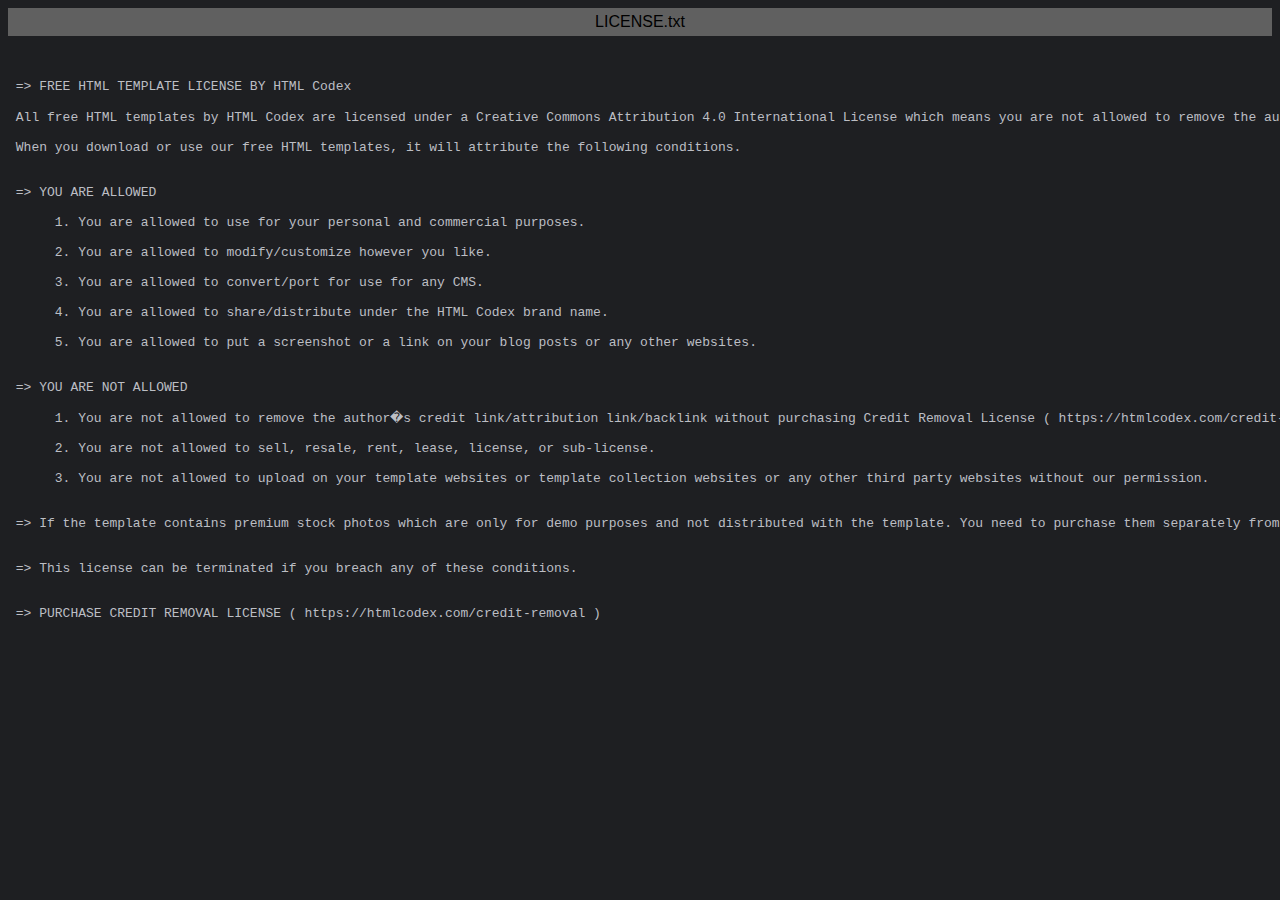
<file: exportToHTML/LICENSE.txt.html>
<html>
<head>
<title>LICENSE.txt</title>
<meta http-equiv="Content-Type" content="text/html; charset=utf-8">
<style type="text/css">
.s0 { color: #bcbec4;}
</style>
</head>
<body bgcolor="#1e1f22">
<table CELLSPACING=0 CELLPADDING=5 COLS=1 WIDTH="100%" BGCOLOR="#606060" >
<tr><td><center>
<font face="Arial, Helvetica" color="#000000">
LICENSE.txt</font>
</center></td></tr></table>
<pre> 

 <span class="s0">=&gt; FREE HTML TEMPLATE LICENSE BY HTML Codex</span>

 <span class="s0">All free HTML templates by HTML Codex are licensed under a Creative Commons Attribution 4.0 International License which means you are not allowed to remove the author�s credit link/attribution link/backlink.</span>

 <span class="s0">When you download or use our free HTML templates, it will attribute the following conditions.</span>


 <span class="s0">=&gt; YOU ARE ALLOWED</span>

      <span class="s0">1. You are allowed to use for your personal and commercial purposes.</span>

      <span class="s0">2. You are allowed to modify/customize however you like.</span>

      <span class="s0">3. You are allowed to convert/port for use for any CMS.</span>

      <span class="s0">4. You are allowed to share/distribute under the HTML Codex brand name.</span>

      <span class="s0">5. You are allowed to put a screenshot or a link on your blog posts or any other websites.</span>


 <span class="s0">=&gt; YOU ARE NOT ALLOWED</span>

      <span class="s0">1. You are not allowed to remove the author�s credit link/attribution link/backlink without purchasing Credit Removal License ( https://htmlcodex.com/credit-removal ).</span>

      <span class="s0">2. You are not allowed to sell, resale, rent, lease, license, or sub-license.</span>

      <span class="s0">3. You are not allowed to upload on your template websites or template collection websites or any other third party websites without our permission.</span>


 <span class="s0">=&gt; If the template contains premium stock photos which are only for demo purposes and not distributed with the template. You need to purchase them separately from the corresponding stock photo website. You are responsible for adhering to the original license of them if necessary.</span>


 <span class="s0">=&gt; This license can be terminated if you breach any of these conditions.</span>


 <span class="s0">=&gt; PURCHASE CREDIT REMOVAL LICENSE ( https://htmlcodex.com/credit-removal )</span></pre>
</body>
</html>
</file>
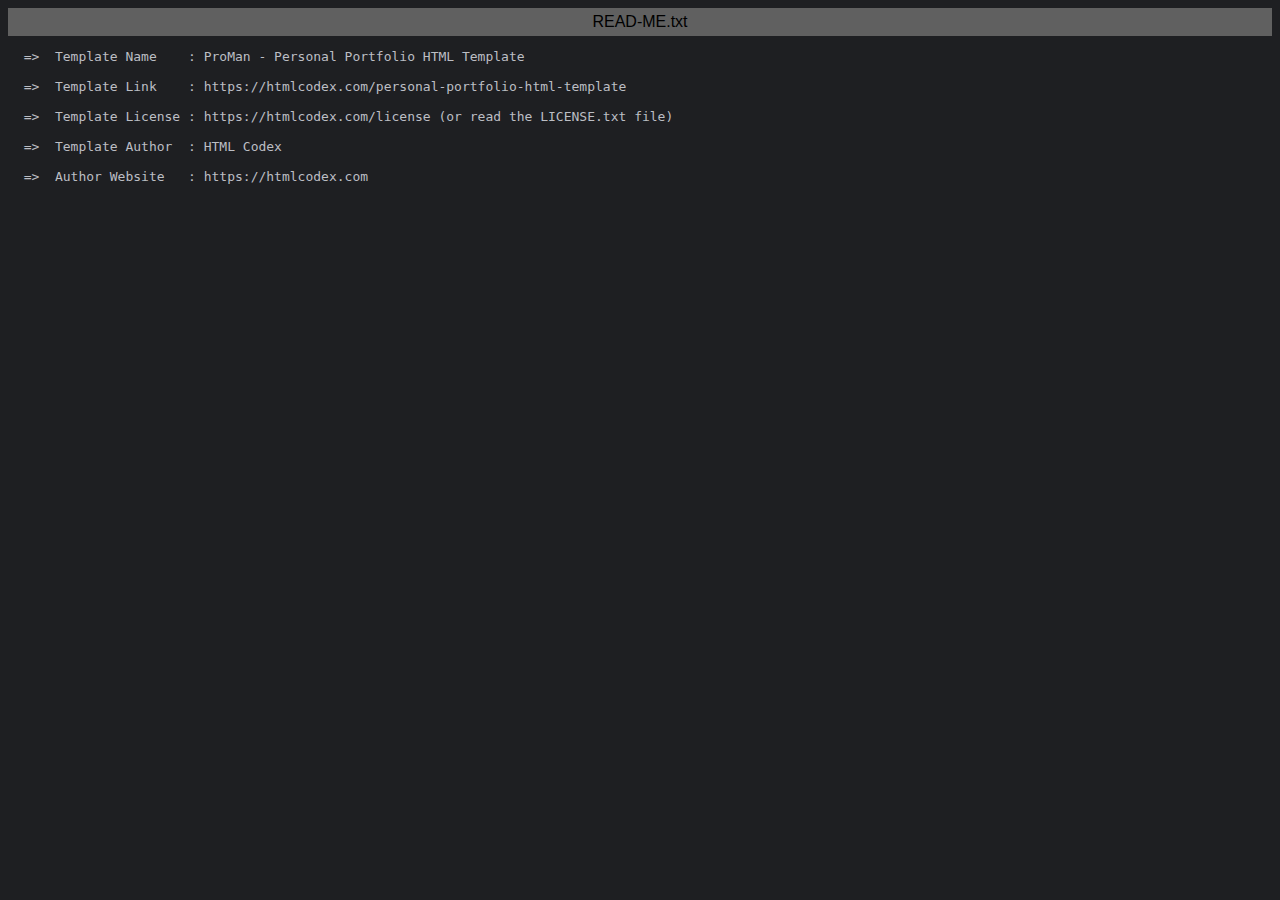
<file: exportToHTML/READ-ME.txt.html>
<html>
<head>
<title>READ-ME.txt</title>
<meta http-equiv="Content-Type" content="text/html; charset=utf-8">
<style type="text/css">
.s0 { color: #bcbec4;}
</style>
</head>
<body bgcolor="#1e1f22">
<table CELLSPACING=0 CELLPADDING=5 COLS=1 WIDTH="100%" BGCOLOR="#606060" >
<tr><td><center>
<font face="Arial, Helvetica" color="#000000">
READ-ME.txt</font>
</center></td></tr></table>
<pre>  <span class="s0">=&gt;  Template Name    : ProMan - Personal Portfolio HTML Template</span>

  <span class="s0">=&gt;  Template Link    : https://htmlcodex.com/personal-portfolio-html-template</span>

  <span class="s0">=&gt;  Template License : https://htmlcodex.com/license (or read the LICENSE.txt file)</span>

  <span class="s0">=&gt;  Template Author  : HTML Codex</span>

  <span class="s0">=&gt;  Author Website   : https://htmlcodex.com</span></pre>
</body>
</html>
</file>
<file: css/style.css>
/********** Template CSS **********/
:root {
    --primary: #2b1170;
    --secondary: #FFC448;
    --light: #000000;
    --dark: #b6bcdd;
}

.back-to-top {
    position: fixed;
    display: none;
    right: 45px;
    bottom: 45px;
    z-index: 99;
}

.my-6 {
    margin-top: 6rem;
    margin-bottom: 6rem;
}

.py-6 {
    padding-top: 6rem;
    padding-bottom: 6rem;
}


/*** Spinner ***/
#spinner {
    opacity: 0;
    visibility: hidden;
    transition: opacity .5s ease-out, visibility 0s linear .5s;
    z-index: 99999;
}

#spinner.show {
    transition: opacity .5s ease-out, visibility 0s linear 0s;
    visibility: visible;
    opacity: 1;
}


/*** Button ***/
.btn {
    font-weight: 500;
    transition: .5s;
}

.btn.btn-primary,
.btn.btn-secondary {
    color: #FFFFFF;
}

.btn-square {
    width: 38px;
    height: 38px;
}

.btn-sm-square {
    width: 32px;
    height: 32px;
}

.btn-lg-square {
    width: 48px;
    height: 48px;
}

.btn-square,
.btn-sm-square,
.btn-lg-square {
    padding: 0;
    display: flex;
    align-items: center;
    justify-content: center;
    font-weight: normal;
}


/*** Navbar ***/
.navbar.fixed-top {
    display: none;
    transition: .5s;
}

.navbar .navbar-nav .nav-link {
    padding: 20px 15px;
    color: var(--dark);
    font-size: 18px;
    font-weight: 600;
    outline: none;
}

.navbar .navbar-nav .nav-link:hover,
.navbar .navbar-nav .nav-link.active {
    color: var(--primary);
}

@media (max-width: 991.98px) {
    .navbar .navbar-nav .nav-link  {
        padding: 10px 0;
    }
}


/*** Header ***/
#home {
    margin-bottom: 6rem;
    background: url(../img/bg-header.png) left top no-repeat;
}

.typed-cursor {
    font-size: 30px;
    color: var(--dark);
}

.btn-play {
    position: relative;
    display: block;
    box-sizing: content-box;
    width: 16px;
    height: 26px;
    border-radius: 100%;
    border: none;
    outline: none !important;
    padding: 18px 20px 20px 28px;
    background: var(--primary);
}

.btn-play:before {
    content: "";
    position: absolute;
    z-index: 0;
    left: 50%;
    top: 50%;
    transform: translateX(-50%) translateY(-50%);
    display: block;
    width: 60px;
    height: 60px;
    background: var(--primary);
    border-radius: 100%;
    animation: pulse-border 1500ms ease-out infinite;
}

.btn-play:after {
    content: "";
    position: absolute;
    z-index: 1;
    left: 50%;
    top: 50%;
    transform: translateX(-50%) translateY(-50%);
    display: block;
    width: 60px;
    height: 60px;
    background: #FFFFFF;
    border-radius: 100%;
    transition: all 200ms;
}

.btn-play span {
    display: block;
    position: relative;
    z-index: 3;
    width: 0;
    height: 0;
    left: -1px;
    border-left: 16px solid var(--primary);
    border-top: 11px solid transparent;
    border-bottom: 11px solid transparent;
}

@keyframes pulse-border {
    0% {
        transform: translateX(-50%) translateY(-50%) translateZ(0) scale(1);
        opacity: 1;
    }

    100% {
        transform: translateX(-50%) translateY(-50%) translateZ(0) scale(2);
        opacity: 0;
    }
}

.modal-video .modal-dialog {
    position: relative;
    max-width: 800px;
    margin: 60px auto 0 auto;
}

.modal-video .modal-body {
    position: relative;
    padding: 0px;
}

.modal-video .close {
    position: absolute;
    width: 30px;
    height: 30px;
    right: 0px;
    top: -30px;
    z-index: 999;
    font-size: 30px;
    font-weight: normal;
    color: #FFFFFF;
    background: #000000;
    opacity: 1;
}


/*** About ***/
#about .years .display-1 {
    font-size: 10rem;
    line-height: 9rem;
}

#about .years h5 {
    letter-spacing: 30px;
    margin-right: -30px;
}


/*** Skills ***/
#skill .progress {
    height: 5px;
    border-radius: 5px;
}

#skill .progress .progress-bar {
    width: 0px;
    border-radius: 5px;
    transition: 3s;
}

#skill .nav-pills .nav-link {
    color: var(--dark);
}

#skill .nav-pills .nav-link.active {
    color: #FFFFFF;
}

#skill .tab-content hr {
    width: 30px;
}

/*** Project Portfolio ***/
#portfolio-flters li {
    display: inline-block;
    font-weight: 500;
    color: var(--dark);
    cursor: pointer;
    transition: .5s;
    border-bottom: 2px solid transparent;
}

#portfolio-flters li:hover,
#portfolio-flters li.active {
    color: var(--primary);
    border-color: var(--primary);
}

.portfolio-img {
    position: relative;
}

.portfolio-btn {
    position: absolute;
    width: 100%;
    height: 100%;
    top: 0;
    left: 0;
    background: rgba(98, 68, 197, .9);
    display: flex;
    align-items: flex-end;
    justify-content: flex-start;
    padding: 30px;
    padding-bottom: 100px !important;
    opacity: 0;
    transition: .5s;
}

.portfolio-item:hover .portfolio-btn {
    opacity: 1;
    padding-bottom: 30px !important;
}
</file>
